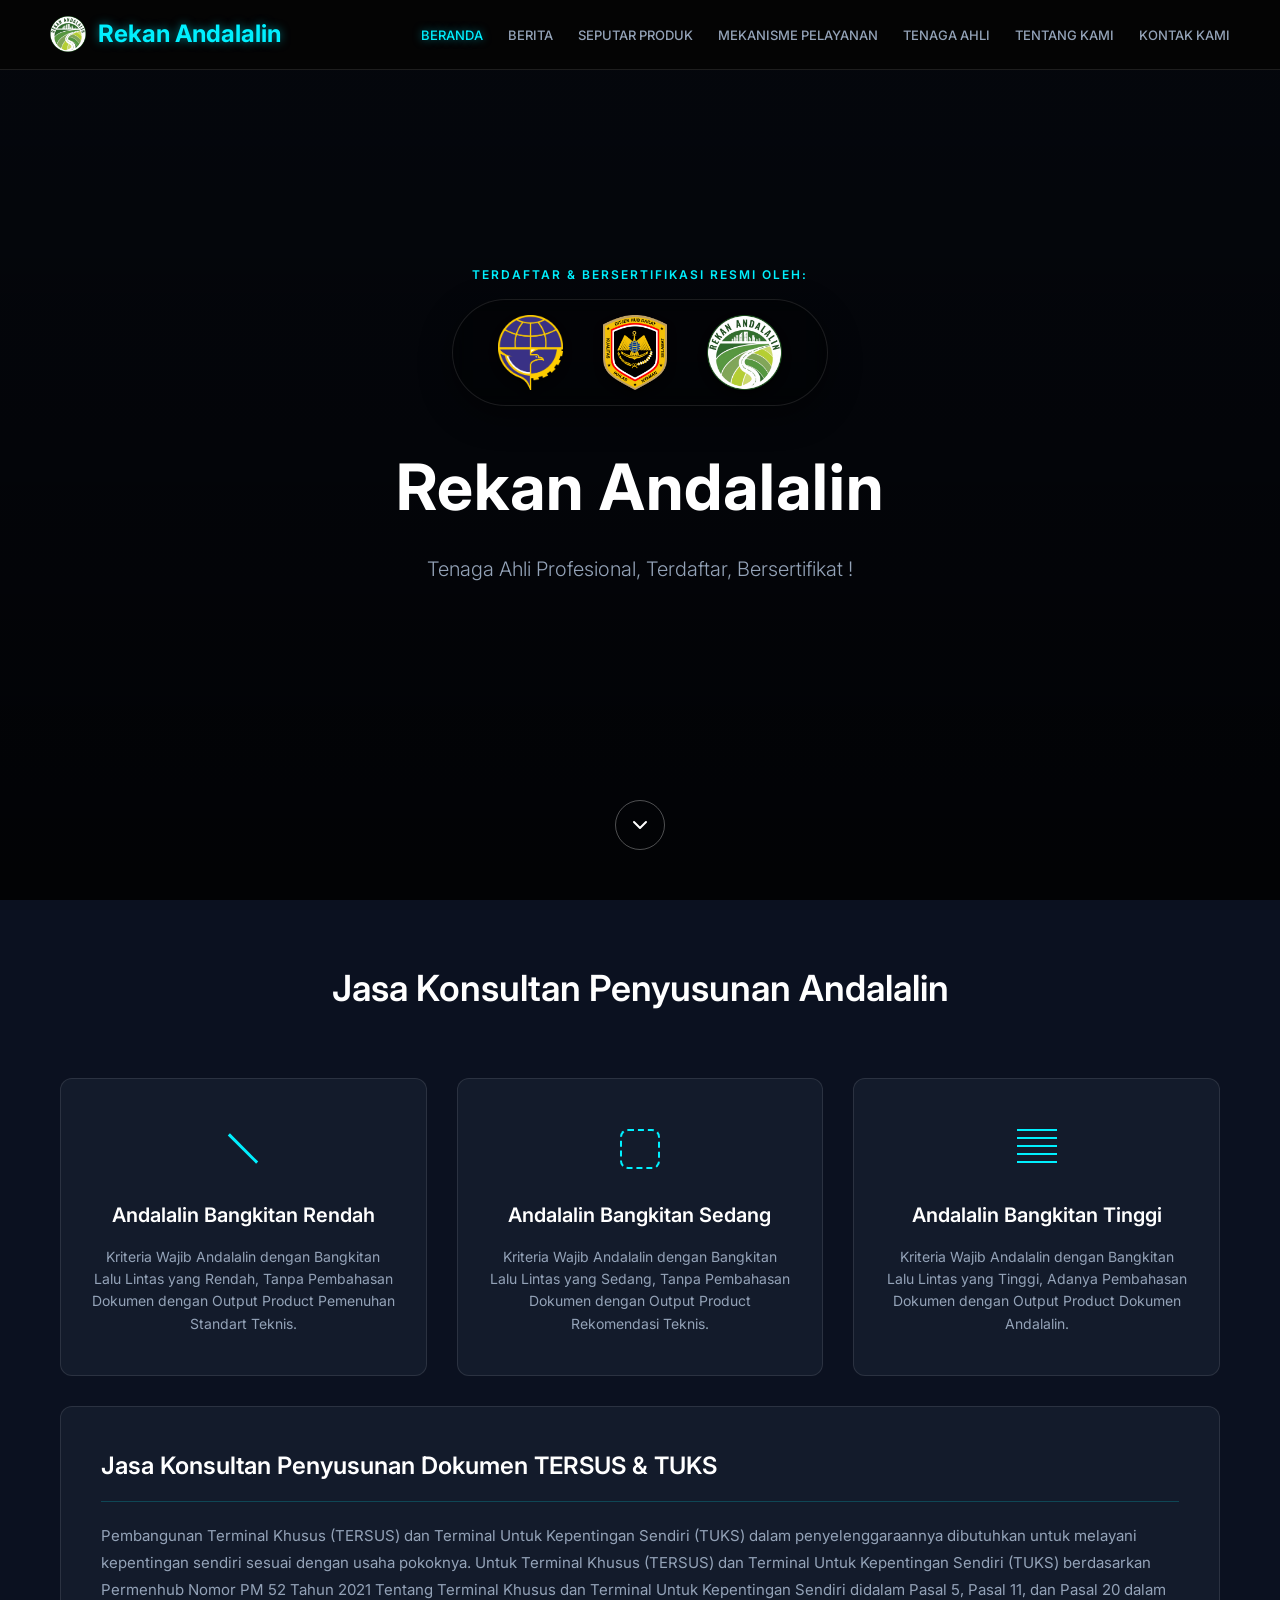
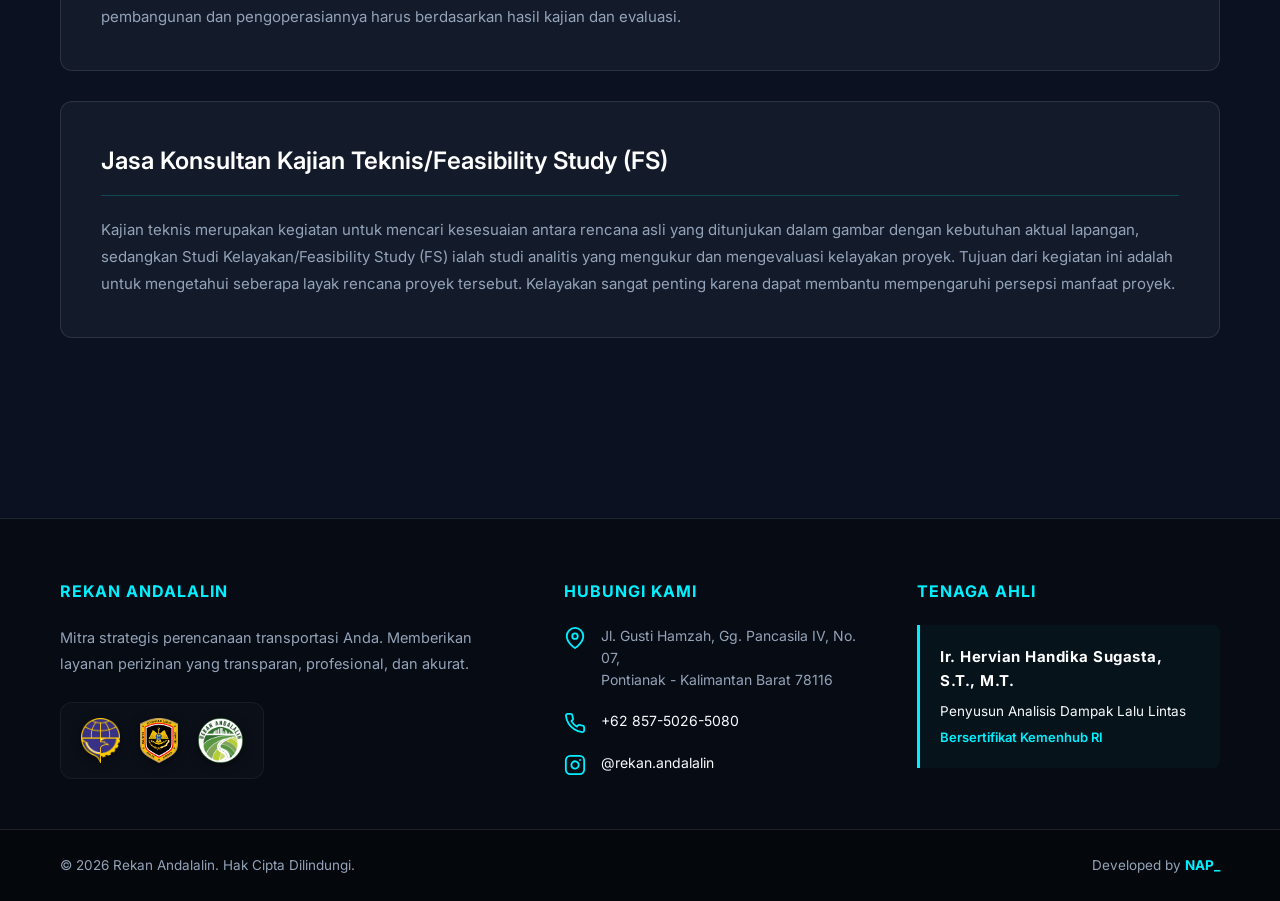
<file: index.html>
<!DOCTYPE html>
<html lang="id">
<head>
    <meta charset="UTF-8">
    <meta name="viewport" content="width=device-width, initial-scale=1.0">
    <title>Rekan Andalalin - Jasa Konsultan</title>
    <link rel="icon" type="image/png" href="logo.png">
    <link rel="stylesheet" href="style.css">
    <link href="https://fonts.googleapis.com/css2?family=Inter:wght@300;400;500;600;700&display=swap" rel="stylesheet">
</head>
<body>

    <nav class="navbar">
        <a href="/" class="logo-area" style="text-decoration: none;">
            <img src="logo.png" alt="Logo Rekan Andalalin" class="brand-logo">
            <h1 class="logo-text">Rekan Andalalin</h1>
        </a>
        
        <div class="hamburger" id="hamburger">
            <span></span>
            <span></span>
            <span></span>
        </div>

        <ul class="nav-links">
            <li><a href="/" class="nav-item active">BERANDA</a></li>
            <li><a href="/berita" class="nav-item">BERITA</a></li>
            <li><a href="/seputar-produk" class="nav-item">SEPUTAR PRODUK</a></li>
            <li><a href="/mekanisme-pelayanan" class="nav-item">MEKANISME PELAYANAN</a></li>
            <li><a href="/tenaga-ahli" class="nav-item">TENAGA AHLI</a></li>
            <li><a href="/tentang-kami" class="nav-item">TENTANG KAMI</a></li>
            <li><a href="/kontak-kami" class="nav-item">KONTAK KAMI</a></li>
        </ul>
    </nav>

    <header class="hero-section">
        <div class="hero-content">
            
            <div class="hero-certification">
                <p class="cert-text">Terdaftar & Bersertifikasi Resmi Oleh:</p>
                <div class="glass-pill">
                    <img src="logo-kemenhub.png" alt="Kementerian Perhubungan" class="glass-logo">
                    <img src="logo-ditjen.png" alt="Ditjen Hubdat" class="glass-logo">
                    <img src="logo.png" alt="Rekan Andalalin" class="glass-logo">
                </div>
            </div>

            <h2 class="hero-title">Rekan Andalalin</h2>
            <p class="hero-subtitle">Tenaga Ahli Profesional, Terdaftar, Bersertifikat !</p>
        </div>
        
        <a href="#layanan-utama" class="scroll-down">
            <svg width="24" height="24" viewBox="0 0 24 24" fill="none" stroke="currentColor" stroke-width="2" stroke-linecap="round" stroke-linejoin="round">
                <polyline points="6 9 12 15 18 9"></polyline>
            </svg>
        </a>
    </header>

    <main class="dashboard-container" id="layanan-utama">
        
        <section class="services-section">
            <h2 class="section-title">Jasa Konsultan Penyusunan Andalalin</h2>
            <div class="grid-3">
                
                <div class="cyber-card">
                    <div class="icon-wrapper">
                        <div class="icon-shape shape-rendah"></div>
                    </div>
                    <h3>Andalalin Bangkitan Rendah</h3>
                    <p>Kriteria Wajib Andalalin dengan Bangkitan Lalu Lintas yang Rendah, Tanpa Pembahasan Dokumen dengan Output Product Pemenuhan Standart Teknis.</p>
                </div>
                
                <div class="cyber-card">
                    <div class="icon-wrapper">
                        <div class="icon-shape shape-sedang"></div>
                    </div>
                    <h3>Andalalin Bangkitan Sedang</h3>
                    <p>Kriteria Wajib Andalalin dengan Bangkitan Lalu Lintas yang Sedang, Tanpa Pembahasan Dokumen dengan Output Product Rekomendasi Teknis.</p>
                </div>
                
                <div class="cyber-card">
                    <div class="icon-wrapper">
                        <div class="icon-shape shape-tinggi"></div>
                    </div>
                    <h3>Andalalin Bangkitan Tinggi</h3>
                    <p>Kriteria Wajib Andalalin dengan Bangkitan Lalu Lintas yang Tinggi, Adanya Pembahasan Dokumen dengan Output Product Dokumen Andalalin.</p>
                </div>

            </div>
        </section>

        <section class="extra-services">
            <div class="cyber-card-wide">
                <h3>Jasa Konsultan Penyusunan Dokumen TERSUS & TUKS</h3>
                <p>Pembangunan Terminal Khusus (TERSUS) dan Terminal Untuk Kepentingan Sendiri (TUKS) dalam penyelenggaraannya dibutuhkan untuk melayani kepentingan sendiri sesuai dengan usaha pokoknya. Untuk Terminal Khusus (TERSUS) dan Terminal Untuk Kepentingan Sendiri (TUKS) berdasarkan Permenhub Nomor PM 52 Tahun 2021 Tentang Terminal Khusus dan Terminal Untuk Kepentingan Sendiri didalam Pasal 5, Pasal 11, dan Pasal 20 dalam pembangunan dan pengoperasiannya harus berdasarkan hasil kajian dan evaluasi.</p>
            </div>

            <div class="cyber-card-wide">
                <h3>Jasa Konsultan Kajian Teknis/Feasibility Study (FS)</h3>
                <p>Kajian teknis merupakan kegiatan untuk mencari kesesuaian antara rencana asli yang ditunjukan dalam gambar dengan kebutuhan aktual lapangan, sedangkan Studi Kelayakan/Feasibility Study (FS) ialah studi analitis yang mengukur dan mengevaluasi kelayakan proyek. Tujuan dari kegiatan ini adalah untuk mengetahui seberapa layak rencana proyek tersebut. Kelayakan sangat penting karena dapat membantu mempengaruhi persepsi manfaat proyek.</p>
            </div>
        </section>
    </main>
<footer class="site-footer-rich">
            <div class="footer-container">
                <div class="footer-grid">
                    
                    <div class="footer-col">
                        <h3 class="footer-heading">Rekan Andalalin</h3>
                        <p class="footer-text">Mitra strategis perencanaan transportasi Anda. Memberikan layanan perizinan yang transparan, profesional, dan akurat.</p>
                        <div class="footer-logos">
                            <img src="logo-kemenhub.png" alt="Kementerian Perhubungan" title="Kementerian Perhubungan">
                            <img src="logo-ditjen.png" alt="Ditjen Hubdat" title="Direktorat Jenderal Perhubungan Darat">
                            <img src="logo.png" alt="Rekan Andalalin" title="Rekan Andalalin">
                        </div>
                    </div>

                    <div class="footer-col">
                        <h3 class="footer-heading">Hubungi Kami</h3>
                        <ul class="footer-contact">
                            <li>
                                <svg viewBox="0 0 24 24" fill="none" stroke="currentColor" stroke-width="2" stroke-linecap="round" stroke-linejoin="round"><path d="M21 10c0 7-9 13-9 13s-9-6-9-13a9 9 0 0 1 18 0z"></path><circle cx="12" cy="10" r="3"></circle></svg>
                                <span>Jl. Gusti Hamzah, Gg. Pancasila IV, No. 07,<br>Pontianak - Kalimantan Barat 78116</span>
                            </li>
                            <li>
                                <svg viewBox="0 0 24 24" fill="none" stroke="currentColor" stroke-width="2" stroke-linecap="round" stroke-linejoin="round"><path d="M22 16.92v3a2 2 0 0 1-2.18 2 19.79 19.79 0 0 1-8.63-3.07 19.5 19.5 0 0 1-6-6 19.79 19.79 0 0 1-3.07-8.67A2 2 0 0 1 4.11 2h3a2 2 0 0 1 2 1.72 12.84 12.84 0 0 0 .7 2.81 2 2 0 0 1-.45 2.11L8.09 9.91a16 16 0 0 0 6 6l1.27-1.27a2 2 0 0 1 2.11-.45 12.84 12.84 0 0 0 2.81.7A2 2 0 0 1 22 16.92z"></path></svg>
                                <a href="https://wa.me/6285750265080" target="_blank">+62 857-5026-5080</a>
                            </li>
                            <li>
                                <svg viewBox="0 0 24 24" fill="none" stroke="currentColor" stroke-width="2" stroke-linecap="round" stroke-linejoin="round"><rect x="2" y="2" width="20" height="20" rx="5" ry="5"></rect><path d="M16 11.37A4 4 0 1 1 12.63 8 4 4 0 0 1 16 11.37z"></path><line x1="17.5" y1="6.5" x2="17.51" y2="6.5"></line></svg>
                                <a href="https://instagram.com/rekan.andalalin" target="_blank">@rekan.andalalin</a>
                            </li>
                        </ul>
                    </div>

                    <div class="footer-col">
                        <h3 class="footer-heading">Tenaga Ahli</h3>
                        <div class="expert-info">
                            <p class="expert-name">Ir. Hervian Handika Sugasta, S.T., M.T.</p>
                            <p class="expert-title">Penyusun Analisis Dampak Lalu Lintas</p>
                            <p class="expert-cert">Bersertifikat Kemenhub RI</p>
                        </div>
                    </div>

                </div>
            </div>
            
            <div class="footer-bottom">
                <div class="footer-bottom-content">
                    <p>&copy; 2026 Rekan Andalalin. Hak Cipta Dilindungi.</p>
                    <p>Developed by <a href="#" id="smart-email" title="Kirim Email ke NAP">NAP_</a></p>
                </div>
            </div>
        </footer>
    <script>
        const hamburger = document.getElementById("hamburger");
        const navMenu = document.querySelector(".nav-links");

        hamburger.addEventListener("click", () => {
            navMenu.classList.toggle("show");
        });

        document.querySelectorAll(".nav-links a").forEach(link => {
            link.addEventListener("click", () => {
                navMenu.classList.remove("show");
            });
        });

        const emailLink = document.getElementById("smart-email");
        const emailAddress = "nopiadintya24@gmail.com";
        const isMobile = /Android|webOS|iPhone|iPad|iPod|BlackBerry|IEMobile|Opera Mini/i.test(navigator.userAgent);

        if (isMobile) {
            emailLink.href = "mailto:" + emailAddress;
        } else {
            emailLink.href = "https://mail.google.com/mail/?view=cm&fs=1&to=" + emailAddress;
            emailLink.target = "_blank";
        }
    </script>
</body>
</html>
</file>
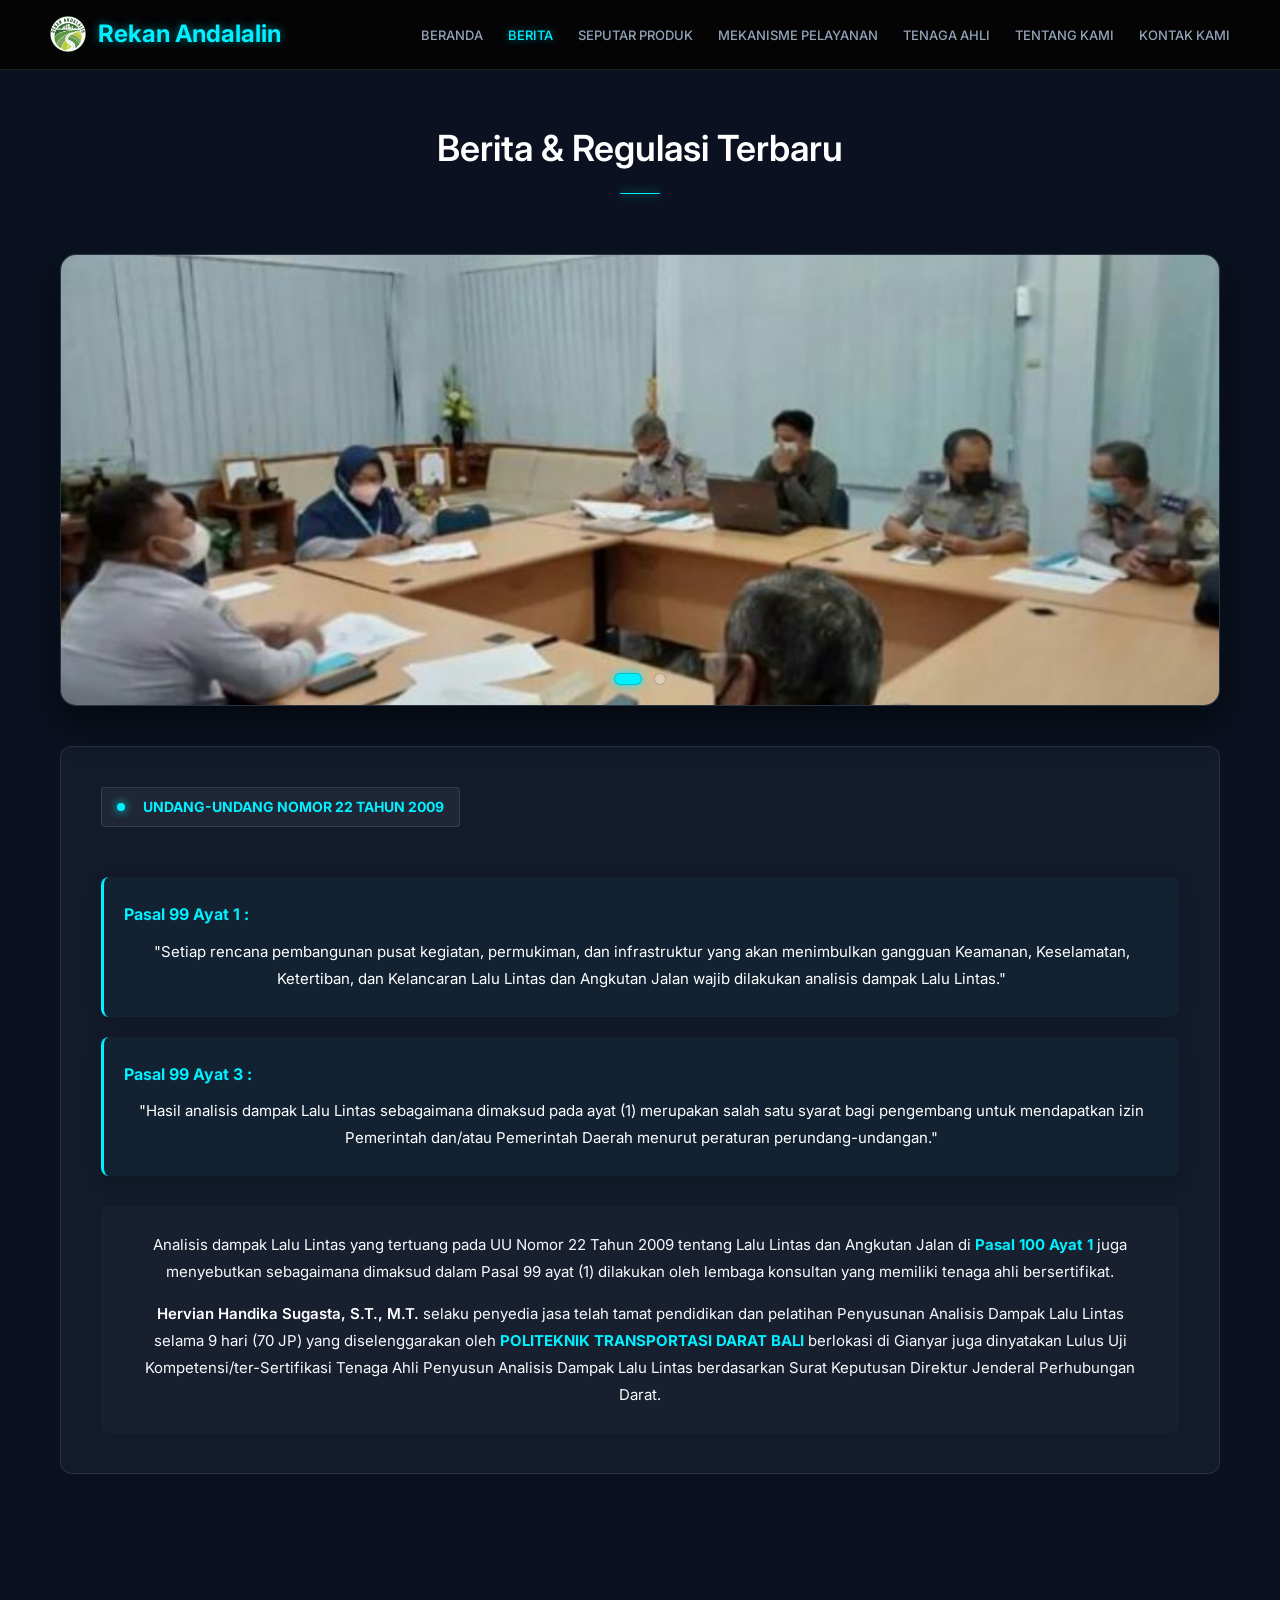
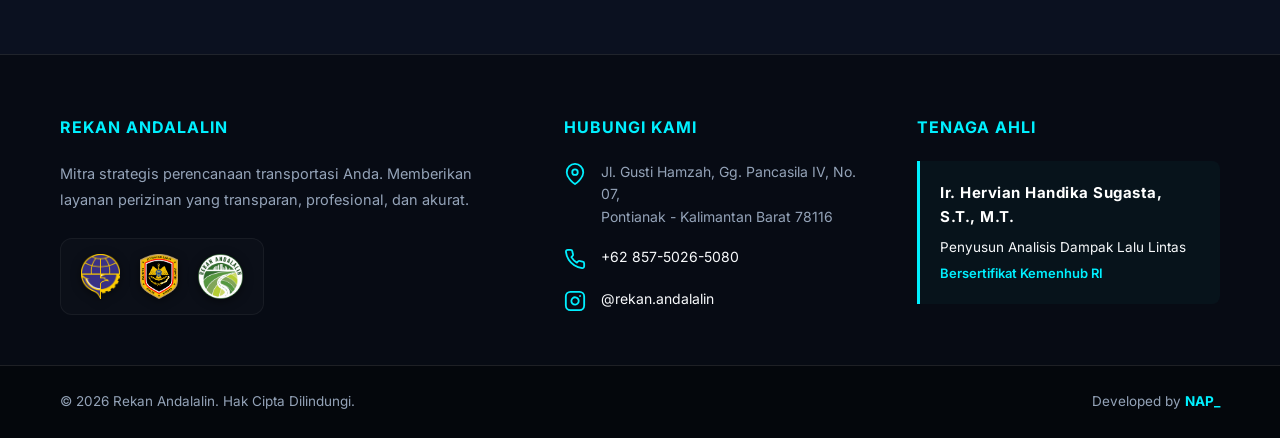
<file: berita.html>
<!DOCTYPE html>
<html lang="id">
<head>
    <meta charset="UTF-8">
    <meta name="viewport" content="width=device-width, initial-scale=1.0">
    <title>Berita & Regulasi - Rekan Andalalin</title>
    <link rel="icon" type="image/png" href="logo.png">
    <link rel="stylesheet" href="style.css">
    <link href="https://fonts.googleapis.com/css2?family=Inter:wght@300;400;500;600;700&display=swap" rel="stylesheet">
</head>
<body>

    <nav class="navbar">
        <a href="index.html" class="logo-area" style="text-decoration: none;">
            <img src="logo.png" alt="Logo Rekan Andalalin" class="brand-logo">
            <h1 class="logo-text">Rekan Andalalin</h1>
        </a>
        
        <div class="hamburger" id="hamburger">
            <span></span>
            <span></span>
            <span></span>
        </div>

        <ul class="nav-links">
            <li><a href="/" class="nav-item">BERANDA</a></li>
            <li><a href="/berita" class="nav-item active">BERITA</a></li>
            <li><a href="/seputar-produk" class="nav-item">SEPUTAR PRODUK</a></li>
            <li><a href="/mekanisme-pelayanan" class="nav-item">MEKANISME PELAYANAN</a></li>
            <li><a href="/tenaga-ahli" class="nav-item">TENAGA AHLI</a></li>
            <li><a href="/tentang-kami" class="nav-item">TENTANG KAMI</a></li>
            <li><a href="/kontak-kami" class="nav-item">KONTAK KAMI</a></li>
        </ul>
    </nav>

    <main class="dashboard-container" style="padding-top: 120px;">
        
        <div style="text-align: center; margin-bottom: 60px;">
            <h2 class="section-title" style="margin-bottom: 15px;">Berita & Regulasi Terbaru</h2>
            <div style="width: 40px; height: 1px; background-color: var(--neon-cyan); margin: 0 auto 20px auto; border-radius: 2px; box-shadow: 0 0 10px var(--neon-cyan);"></div>
        </div>

        <div class="carousel-container">
            <div class="carousel-wrapper">
                <div class="carousel-item active">
                    <img src="berita-cont-1.png" alt="Dokumentasi Kegiatan Andalalin 1">
                </div>
                <div class="carousel-item">
                    <img src="berita-cont-2.png" alt="Dokumentasi Kegiatan Andalalin 2">
                </div>
            </div>
            
            <div class="carousel-indicators">
                <span class="indicator active" onclick="jumpToSlide(0)"></span>
                <span class="indicator" onclick="jumpToSlide(1)"></span>
            </div>
        </div>

        <div class="extra-services">
            <div class="cyber-card-wide text-left">
                <div class="sub2-badge">
                    <span class="pulse-dot"></span> UNDANG-UNDANG NOMOR 22 TAHUN 2009
                </div>
                
                <div style="background: rgba(0, 240, 255, 0.03); border-left: 3px solid var(--neon-cyan); border-radius: 8px; padding: 25px 20px; margin-bottom: 20px; margin-top: 25px; box-shadow: 0 5px 15px rgba(0,0,0,0.2);">
                    <strong style="color: var(--neon-cyan); font-size: 16px; font-weight: 700; display: block; margin-bottom: 10px;">Pasal 99 Ayat 1 :</strong>
                    <p style="color: #fff; font-size: 15px; line-height: 1.8; margin: 0; text-align: center;">
                        "Setiap rencana pembangunan pusat kegiatan, permukiman, dan infrastruktur yang akan menimbulkan gangguan Keamanan, Keselamatan, Ketertiban, dan Kelancaran Lalu Lintas dan Angkutan Jalan wajib dilakukan analisis dampak Lalu Lintas."
                    </p>
                </div>

                <div style="background: rgba(0, 240, 255, 0.03); border-left: 3px solid var(--neon-cyan); border-radius: 8px; padding: 25px 20px; margin-bottom: 30px; box-shadow: 0 5px 15px rgba(0,0,0,0.2);">
                    <strong style="color: var(--neon-cyan); font-size: 16px; font-weight: 700; display: block; margin-bottom: 10px;">Pasal 99 Ayat 3 :</strong>
                    <p style="color: #fff; font-size: 15px; line-height: 1.8; margin: 0; text-align: center;">
                        "Hasil analisis dampak Lalu Lintas sebagaimana dimaksud pada ayat (1) merupakan salah satu syarat bagi pengembang untuk mendapatkan izin Pemerintah dan/atau Pemerintah Daerah menurut peraturan perundang-undangan."
                    </p>
                </div>

                <div style="background: rgba(255, 255, 255, 0.02); border-radius: 8px; padding: 25px 30px; margin-top: 20px; box-shadow: inset 0 0 20px rgba(0, 240, 255, 0.02);">
                    <p style="color: var(--text-light); line-height: 1.8; font-size: 15px; text-align: center; margin: 0 0 15px 0;">
                        Analisis dampak Lalu Lintas yang tertuang pada UU Nomor 22 Tahun 2009 tentang Lalu Lintas dan Angkutan Jalan di <strong style="color: var(--neon-cyan);">Pasal 100 Ayat 1</strong> juga menyebutkan sebagaimana dimaksud dalam Pasal 99 ayat (1) dilakukan oleh lembaga konsultan yang memiliki tenaga ahli bersertifikat. 
                    </p>
                    
                    <p style="color: var(--text-light); line-height: 1.8; font-size: 15px; text-align: center; margin: 0;">
                        <strong style="color: #fff; font-weight: 600;">Hervian Handika Sugasta, S.T., M.T.</strong> selaku penyedia jasa telah tamat pendidikan dan pelatihan Penyusunan Analisis Dampak Lalu Lintas selama 9 hari (70 JP) yang diselenggarakan oleh <strong style="color: var(--neon-cyan);">POLITEKNIK TRANSPORTASI DARAT BALI</strong> berlokasi di Gianyar juga dinyatakan Lulus Uji Kompetensi/ter-Sertifikasi Tenaga Ahli Penyusun Analisis Dampak Lalu Lintas berdasarkan Surat Keputusan Direktur Jenderal Perhubungan Darat.
                    </p>
                </div>

            </div>
        </div>
    </main>
<footer class="site-footer-rich">
            <div class="footer-container">
                <div class="footer-grid">
                    
                    <div class="footer-col">
                        <h3 class="footer-heading">Rekan Andalalin</h3>
                        <p class="footer-text">Mitra strategis perencanaan transportasi Anda. Memberikan layanan perizinan yang transparan, profesional, dan akurat.</p>
                        <div class="footer-logos">
                            <img src="logo-kemenhub.png" alt="Kementerian Perhubungan" title="Kementerian Perhubungan">
                            <img src="logo-ditjen.png" alt="Ditjen Hubdat" title="Direktorat Jenderal Perhubungan Darat">
                            <img src="logo.png" alt="Rekan Andalalin" title="Rekan Andalalin">
                        </div>
                    </div>

                    <div class="footer-col">
                        <h3 class="footer-heading">Hubungi Kami</h3>
                        <ul class="footer-contact">
                            <li>
                                <svg viewBox="0 0 24 24" fill="none" stroke="currentColor" stroke-width="2" stroke-linecap="round" stroke-linejoin="round"><path d="M21 10c0 7-9 13-9 13s-9-6-9-13a9 9 0 0 1 18 0z"></path><circle cx="12" cy="10" r="3"></circle></svg>
                                <span>Jl. Gusti Hamzah, Gg. Pancasila IV, No. 07,<br>Pontianak - Kalimantan Barat 78116</span>
                            </li>
                            <li>
                                <svg viewBox="0 0 24 24" fill="none" stroke="currentColor" stroke-width="2" stroke-linecap="round" stroke-linejoin="round"><path d="M22 16.92v3a2 2 0 0 1-2.18 2 19.79 19.79 0 0 1-8.63-3.07 19.5 19.5 0 0 1-6-6 19.79 19.79 0 0 1-3.07-8.67A2 2 0 0 1 4.11 2h3a2 2 0 0 1 2 1.72 12.84 12.84 0 0 0 .7 2.81 2 2 0 0 1-.45 2.11L8.09 9.91a16 16 0 0 0 6 6l1.27-1.27a2 2 0 0 1 2.11-.45 12.84 12.84 0 0 0 2.81.7A2 2 0 0 1 22 16.92z"></path></svg>
                                <a href="https://wa.me/6285750265080" target="_blank">+62 857-5026-5080</a>
                            </li>
                            <li>
                                <svg viewBox="0 0 24 24" fill="none" stroke="currentColor" stroke-width="2" stroke-linecap="round" stroke-linejoin="round"><rect x="2" y="2" width="20" height="20" rx="5" ry="5"></rect><path d="M16 11.37A4 4 0 1 1 12.63 8 4 4 0 0 1 16 11.37z"></path><line x1="17.5" y1="6.5" x2="17.51" y2="6.5"></line></svg>
                                <a href="https://instagram.com/rekan.andalalin" target="_blank">@rekan.andalalin</a>
                            </li>
                        </ul>
                    </div>

                    <div class="footer-col">
                        <h3 class="footer-heading">Tenaga Ahli</h3>
                        <div class="expert-info">
                            <p class="expert-name">Ir. Hervian Handika Sugasta, S.T., M.T.</p>
                            <p class="expert-title">Penyusun Analisis Dampak Lalu Lintas</p>
                            <p class="expert-cert">Bersertifikat Kemenhub RI</p>
                        </div>
                    </div>

                </div>
            </div>
            
            <div class="footer-bottom">
                <div class="footer-bottom-content">
                    <p>&copy; 2026 Rekan Andalalin. Hak Cipta Dilindungi.</p>
                    <p>Developed by <a href="#" id="smart-email" title="Kirim Email ke NAP">NAP_</a></p>
                </div>
            </div>
        </footer>
    <script>
        // 1. Script Hamburger Menu Responsif
        const hamburger = document.getElementById("hamburger");
        const navMenu = document.querySelector(".nav-links");

        hamburger.addEventListener("click", () => {
            navMenu.classList.toggle("show");
        });

        // 2. Logic Mekanisme Carousel Otomatis 10 Detik
        let currentSlideIndex = 0;
        const slides = document.querySelectorAll('.carousel-item');
        const indicators = document.querySelectorAll('.indicator');
        const slideIntervalTime = 3000; 
        let slideTimer;

        function showSlide(index) {
            if (slides.length === 0) return;

            if (index >= slides.length) currentSlideIndex = 0;
            if (index < 0) currentSlideIndex = slides.length - 1;

            slides.forEach(slide => slide.classList.remove('active'));
            indicators.forEach(ind => ind.classList.remove('active'));

            slides[currentSlideIndex].classList.add('active');
            indicators[currentSlideIndex].classList.add('active');
        }

        function nextSlide() {
            currentSlideIndex++;
            showSlide(currentSlideIndex);
        }

        function jumpToSlide(index) {
            currentSlideIndex = index;
            showSlide(currentSlideIndex);
            resetTimer(); 
        }

        function startTimer() {
            slideTimer = setInterval(nextSlide, slideIntervalTime);
        }

        function resetTimer() {
            clearInterval(slideTimer);
            startTimer();
        }

        if (slides.length > 0) {
            startTimer();
        }

        // 3. Script Smart Email Link Footer
        const emailLink = document.getElementById("smart-email");
        const emailAddress = "nopiadintya24@gmail.com";
        const isMobile = /Android|webOS|iPhone|iPad|iPod|BlackBerry|IEMobile|Opera Mini/i.test(navigator.userAgent);

        if (isMobile) {
            emailLink.href = "mailto:" + emailAddress;
        } else {
            emailLink.href = "https://mail.google.com/mail/?view=cm&fs=1&to=" + emailAddress;
            emailLink.target = "_blank";
        }
    </script>
</body>
</html>
</file>
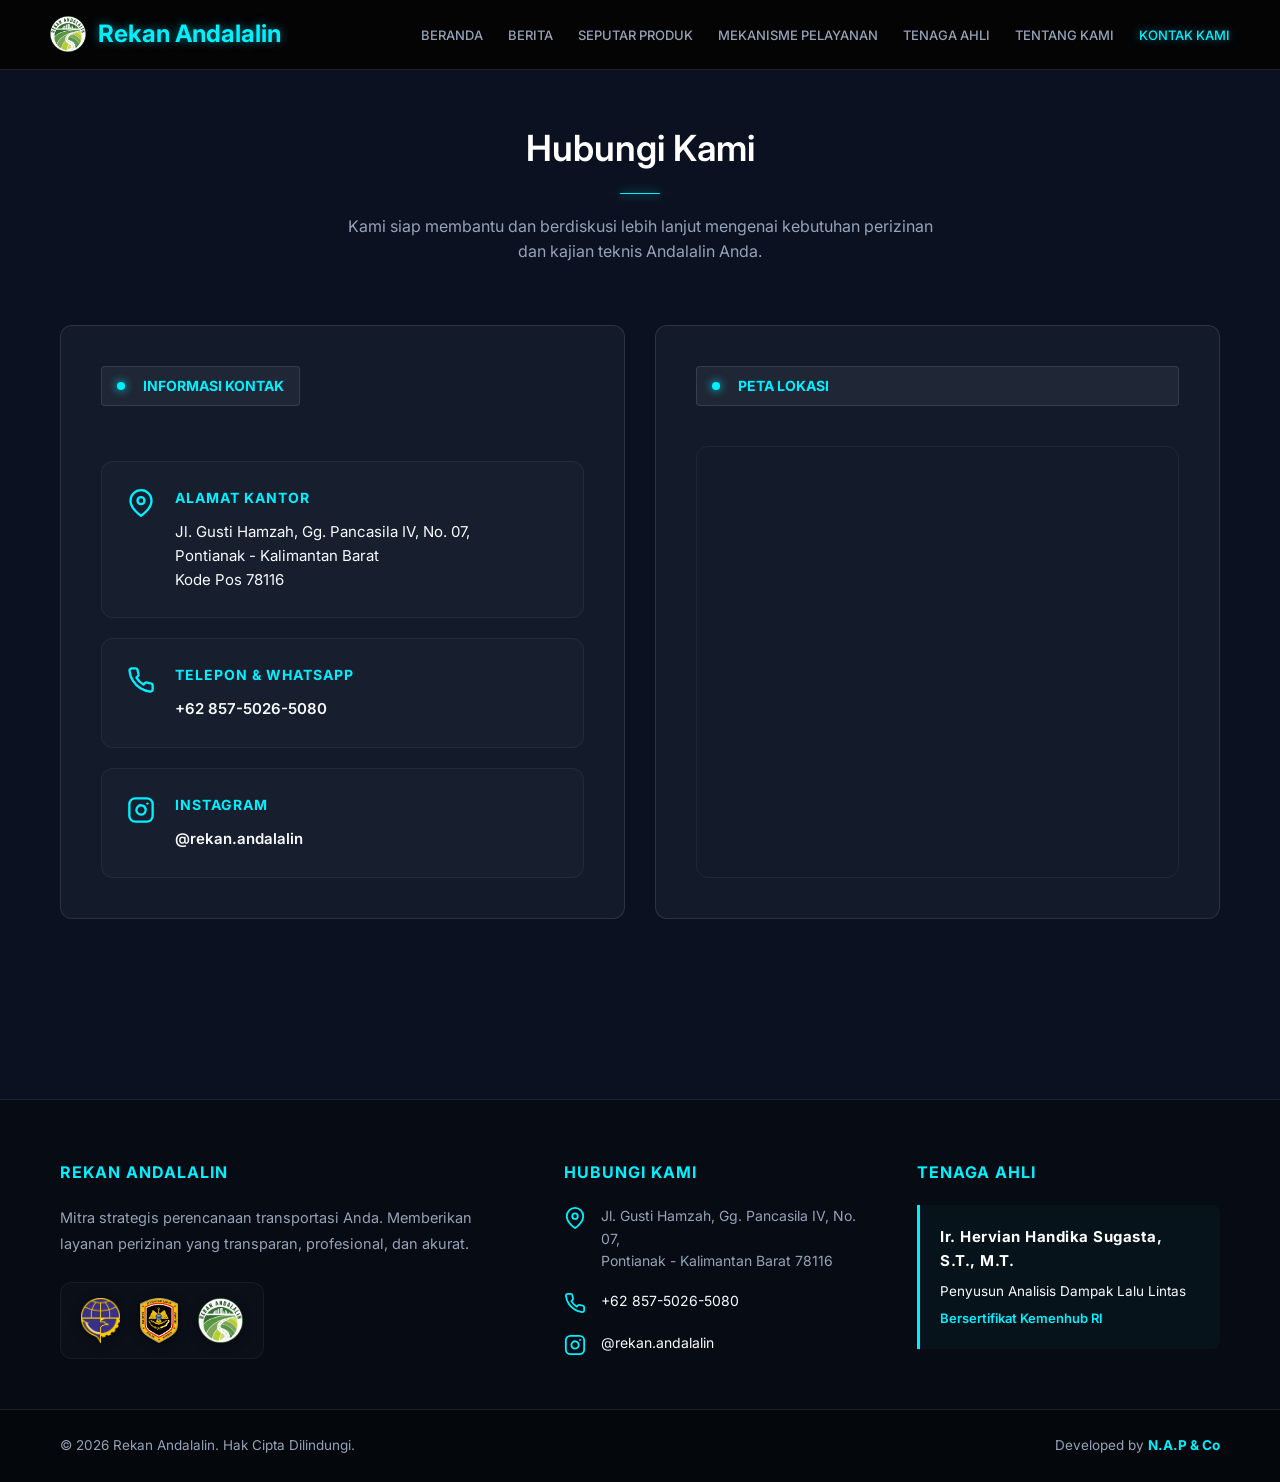
<file: kontak-kami.html>
<!DOCTYPE html>
<html lang="id">
<head>
    <meta charset="UTF-8">
    <meta name="viewport" content="width=device-width, initial-scale=1.0">
    <title>Kontak Kami - Rekan Andalalin</title>
    <link rel="icon" type="image/png" href="logo.png">
    <link rel="stylesheet" href="style.css">
    <link href="https://fonts.googleapis.com/css2?family=Inter:wght@300;400;500;600;700&display=swap" rel="stylesheet">
</head>
<body>

    <nav class="navbar">
        <a href="index.html" class="logo-area" style="text-decoration: none; cursor: pointer;">
            <img src="logo.png" alt="Logo Rekan Andalalin" class="brand-logo">
            <h1 class="logo-text">Rekan Andalalin</h1>
        </a>
        
        <div class="hamburger" id="hamburger">
            <span></span>
            <span></span>
            <span></span>
        </div>

        <ul class="nav-links">
            <li><a href="/" class="nav-item">BERANDA</a></li>
            <li><a href="/berita" class="nav-item">BERITA</a></li>
            <li><a href="/seputar-produk" class="nav-item">SEPUTAR PRODUK</a></li>
            <li><a href="/mekanisme-pelayanan" class="nav-item">MEKANISME PELAYANAN</a></li>
            <li><a href="/tenaga-ahli" class="nav-item">TENAGA AHLI</a></li>
            <li><a href="/tentang-kami" class="nav-item">TENTANG KAMI</a></li>
            <li><a href="/kontak-kami" class="nav-item active">KONTAK KAMI</a></li>
        </ul>
    </nav>

    <main class="dashboard-container" style="padding-top: 120px;">
        
        <div style="text-align: center; margin-bottom: 60px;">
            <h2 class="section-title" style="margin-bottom: 15px;">Hubungi Kami</h2>
            <div style="width: 40px; height: 1px; background-color: var(--neon-cyan); margin: 0 auto 20px auto; border-radius: 2px; box-shadow: 0 0 10px var(--neon-cyan);"></div>
            <p style="color: var(--text-muted); font-size: 16px; max-width: 600px; margin: 0 auto;">Kami siap membantu dan berdiskusi lebih lanjut mengenai kebutuhan perizinan dan kajian teknis Andalalin Anda.</p>
        </div>

        <div class="grid-half">
            
            <div class="cyber-card-wide text-left">
                <div class="sub2-badge">
                    <span class="pulse-dot"></span> INFORMASI KONTAK
                </div>

                <div style="margin-top: 30px;">
                    
                    <div class="contact-item">
                        <div class="contact-icon">
                            <svg viewBox="0 0 24 24" fill="none" stroke="currentColor" stroke-width="2" stroke-linecap="round" stroke-linejoin="round">
                                <path d="M21 10c0 7-9 13-9 13s-9-6-9-13a9 9 0 0 1 18 0z"></path>
                                <circle cx="12" cy="10" r="3"></circle>
                            </svg>
                        </div>
                        <div class="contact-details">
                            <h4>ALAMAT KANTOR</h4>
                            <p>Jl. Gusti Hamzah, Gg. Pancasila IV, No. 07,<br>
                               Pontianak - Kalimantan Barat<br>
                               Kode Pos 78116</p>
                        </div>
                    </div>
                    
                    <div class="contact-item">
                        <div class="contact-icon">
                            <svg viewBox="0 0 24 24" fill="none" stroke="currentColor" stroke-width="2" stroke-linecap="round" stroke-linejoin="round">
                                <path d="M22 16.92v3a2 2 0 0 1-2.18 2 19.79 19.79 0 0 1-8.63-3.07 19.5 19.5 0 0 1-6-6 19.79 19.79 0 0 1-3.07-8.67A2 2 0 0 1 4.11 2h3a2 2 0 0 1 2 1.72 12.84 12.84 0 0 0 .7 2.81 2 2 0 0 1-.45 2.11L8.09 9.91a16 16 0 0 0 6 6l1.27-1.27a2 2 0 0 1 2.11-.45 12.84 12.84 0 0 0 2.81.7A2 2 0 0 1 22 16.92z"></path>
                            </svg>
                        </div>
                        <div class="contact-details">
                            <h4>TELEPON & WHATSAPP</h4>
                            <a href="https://wa.me/6285750265080" target="_blank" style="color: var(--text-light); text-decoration: none; font-size: 15px; font-weight: 600; display: inline-block; transition: 0.3s;" onmouseover="this.style.color='var(--neon-cyan)'" onmouseout="this.style.color='var(--text-light)'">
                                +62 857-5026-5080
                            </a>
                        </div>
                    </div>

                    <div class="contact-item">
                        <div class="contact-icon">
                            <svg viewBox="0 0 24 24" fill="none" stroke="currentColor" stroke-width="2" stroke-linecap="round" stroke-linejoin="round">
                                <rect x="2" y="2" width="20" height="20" rx="5" ry="5"></rect>
                                <path d="M16 11.37A4 4 0 1 1 12.63 8 4 4 0 0 1 16 11.37z"></path>
                                <line x1="17.5" y1="6.5" x2="17.51" y2="6.5"></line>
                            </svg>
                        </div>
                        <div class="contact-details">
                            <h4>INSTAGRAM</h4>
                            <a href="https://instagram.com/rekan.andalalin" target="_blank" style="color: var(--text-light); text-decoration: none; font-size: 15px; font-weight: 600; display: inline-block; transition: 0.3s;" onmouseover="this.style.color='var(--neon-cyan)'" onmouseout="this.style.color='var(--text-light)'">
                                @rekan.andalalin
                            </a>
                        </div>
                    </div>

                </div>
            </div>

            <div class="cyber-card-wide text-left" style="display: flex; flex-direction: column;">
                <div class="sub2-badge">
                    <span class="pulse-dot"></span> PETA LOKASI
                </div>
                
                <div style="flex: 1; min-height: 350px; margin-top: 15px; border-radius: 12px; overflow: hidden; border: 1px solid rgba(255,255,255,0.05); position: relative;">
                    <iframe 
    src="https://maps.google.com/maps?q=X8C9%2B2VW%2C%20Sungai%20Bangkong%2C%20Pontianak%20Kota%2C%20Pontianak%2C%20West%20Kalimantan%2078244&t=&z=16&ie=UTF8&iwloc=&output=embed" 
    width="100%" 
    height="100%" 
    style="border:0; position: absolute; top: 0; left: 0; filter: invert(90%) hue-rotate(180deg) brightness(85%) contrast(85%);" 
    allowfullscreen="" 
    loading="lazy">
</iframe>
                </div>
            </div>
        </div>
    </main>
<footer class="site-footer-rich">
            <div class="footer-container">
                <div class="footer-grid">
                    
                    <div class="footer-col">
                        <h3 class="footer-heading">Rekan Andalalin</h3>
                        <p class="footer-text">Mitra strategis perencanaan transportasi Anda. Memberikan layanan perizinan yang transparan, profesional, dan akurat.</p>
                        <div class="footer-logos">
                            <img src="logo-kemenhub.png" alt="Kementerian Perhubungan" title="Kementerian Perhubungan">
                            <img src="logo-ditjen.png" alt="Ditjen Hubdat" title="Direktorat Jenderal Perhubungan Darat">
                            <img src="logo.png" alt="Rekan Andalalin" title="Rekan Andalalin">
                        </div>
                    </div>

                    <div class="footer-col">
                        <h3 class="footer-heading">Hubungi Kami</h3>
                        <ul class="footer-contact">
                            <li>
                                <svg viewBox="0 0 24 24" fill="none" stroke="currentColor" stroke-width="2" stroke-linecap="round" stroke-linejoin="round"><path d="M21 10c0 7-9 13-9 13s-9-6-9-13a9 9 0 0 1 18 0z"></path><circle cx="12" cy="10" r="3"></circle></svg>
                                <span>Jl. Gusti Hamzah, Gg. Pancasila IV, No. 07,<br>Pontianak - Kalimantan Barat 78116</span>
                            </li>
                            <li>
                                <svg viewBox="0 0 24 24" fill="none" stroke="currentColor" stroke-width="2" stroke-linecap="round" stroke-linejoin="round"><path d="M22 16.92v3a2 2 0 0 1-2.18 2 19.79 19.79 0 0 1-8.63-3.07 19.5 19.5 0 0 1-6-6 19.79 19.79 0 0 1-3.07-8.67A2 2 0 0 1 4.11 2h3a2 2 0 0 1 2 1.72 12.84 12.84 0 0 0 .7 2.81 2 2 0 0 1-.45 2.11L8.09 9.91a16 16 0 0 0 6 6l1.27-1.27a2 2 0 0 1 2.11-.45 12.84 12.84 0 0 0 2.81.7A2 2 0 0 1 22 16.92z"></path></svg>
                                <a href="https://wa.me/6285750265080" target="_blank">+62 857-5026-5080</a>
                            </li>
                            <li>
                                <svg viewBox="0 0 24 24" fill="none" stroke="currentColor" stroke-width="2" stroke-linecap="round" stroke-linejoin="round"><rect x="2" y="2" width="20" height="20" rx="5" ry="5"></rect><path d="M16 11.37A4 4 0 1 1 12.63 8 4 4 0 0 1 16 11.37z"></path><line x1="17.5" y1="6.5" x2="17.51" y2="6.5"></line></svg>
                                <a href="https://instagram.com/rekan.andalalin" target="_blank">@rekan.andalalin</a>
                            </li>
                        </ul>
                    </div>

                    <div class="footer-col">
                        <h3 class="footer-heading">Tenaga Ahli</h3>
                        <div class="expert-info">
                            <p class="expert-name">Ir. Hervian Handika Sugasta, S.T., M.T.</p>
                            <p class="expert-title">Penyusun Analisis Dampak Lalu Lintas</p>
                            <p class="expert-cert">Bersertifikat Kemenhub RI</p>
                        </div>
                    </div>

                </div>
            </div>
            
            <div class="footer-bottom">
                <div class="footer-bottom-content">
                    <p>&copy; 2026 Rekan Andalalin. Hak Cipta Dilindungi.</p>
                    <p>Developed by <a href="#" id="smart-email" title="Kirim Email ke NAP">N.A.P & Co</a></p>
                </div>
            </div>
        </footer>
    <script>
        // 1. Script Hamburger Menu
        const hamburger = document.getElementById("hamburger");
        const navMenu = document.querySelector(".nav-links");

        hamburger.addEventListener("click", () => {
            navMenu.classList.toggle("show");
        });

        document.querySelectorAll(".nav-links a").forEach(link => {
            link.addEventListener("click", () => {
                navMenu.classList.remove("show");
            });
        });

        // 2. Script Smart Email Link (Deteksi HP vs PC)
        const emailLink = document.getElementById("smart-email");
        const emailAddress = "nopiadintya24@gmail.com";
        const isMobile = /Android|webOS|iPhone|iPad|iPod|BlackBerry|IEMobile|Opera Mini/i.test(navigator.userAgent);

        if (isMobile) {
            emailLink.href = "mailto:" + emailAddress;
        } else {
            emailLink.href = "https://mail.google.com/mail/?view=cm&fs=1&to=" + emailAddress;
            emailLink.target = "_blank";
        }
    </script>
</body>
</html>
</file>
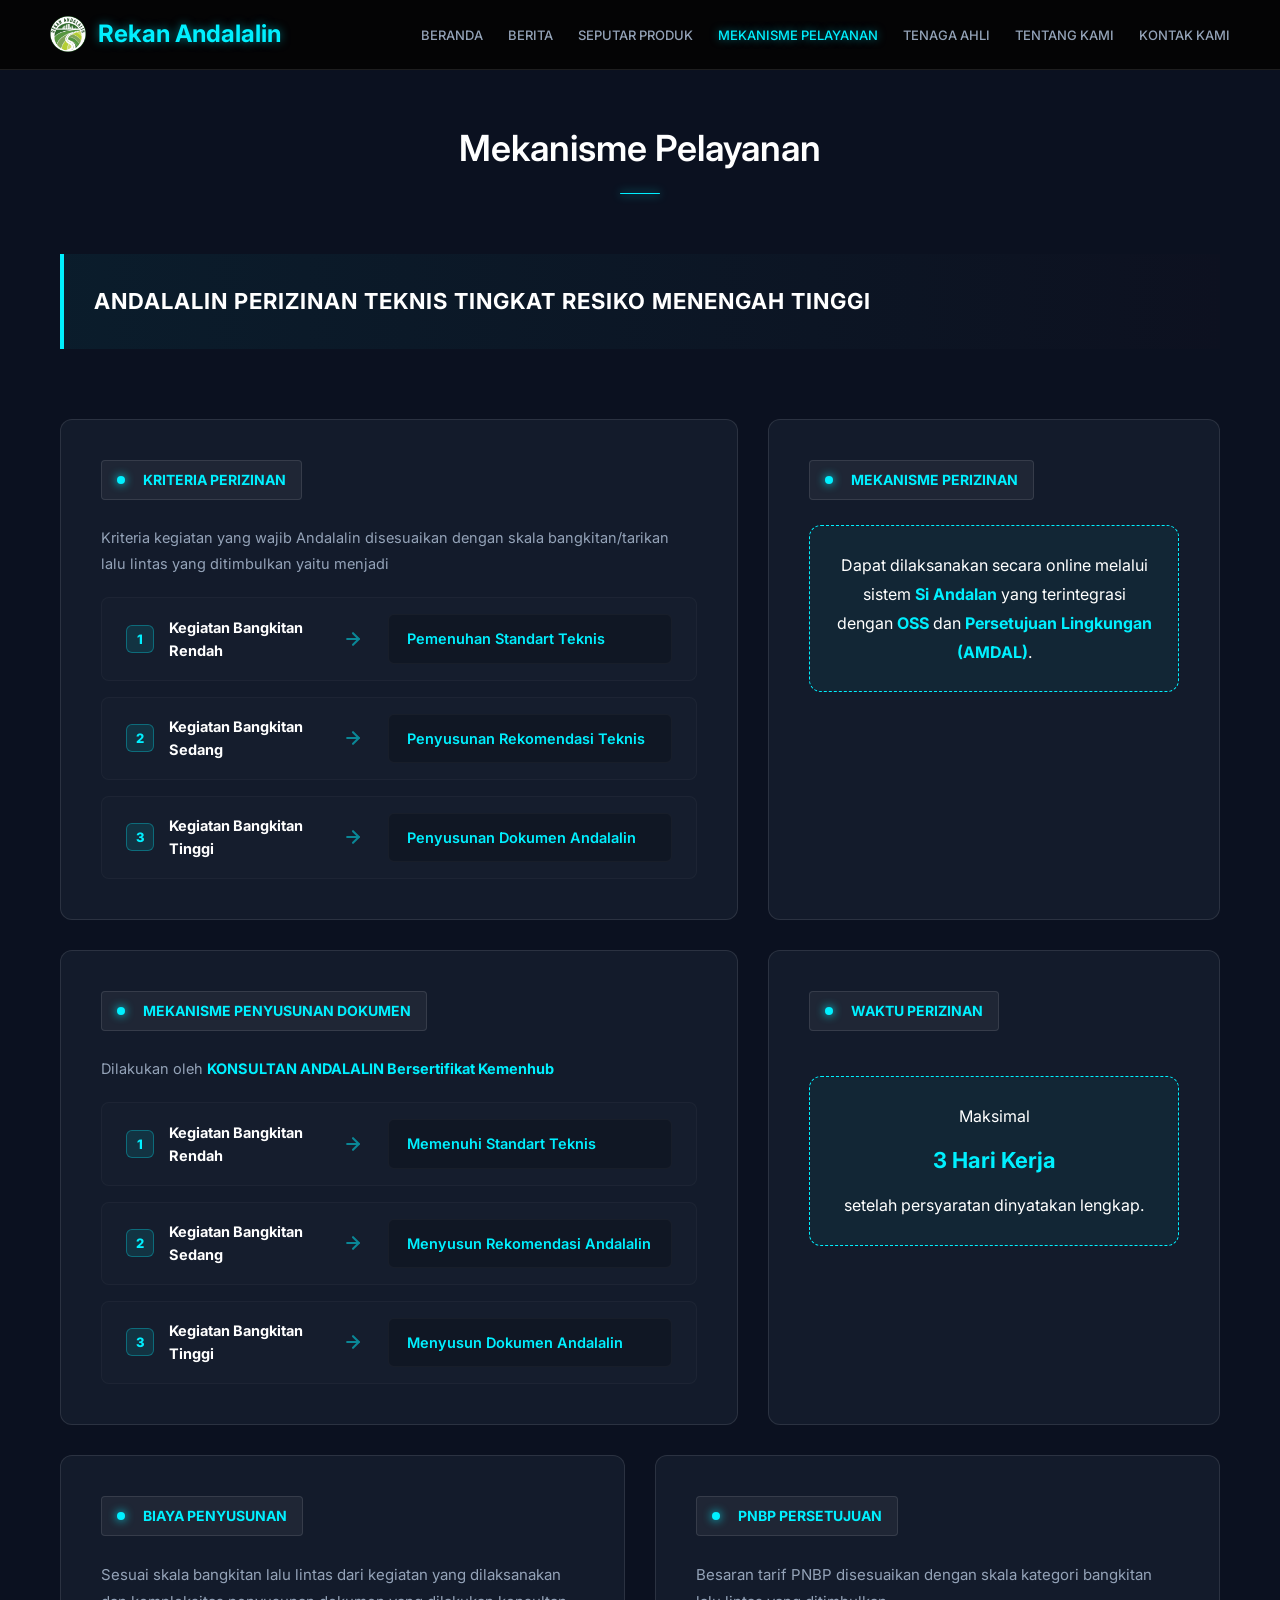
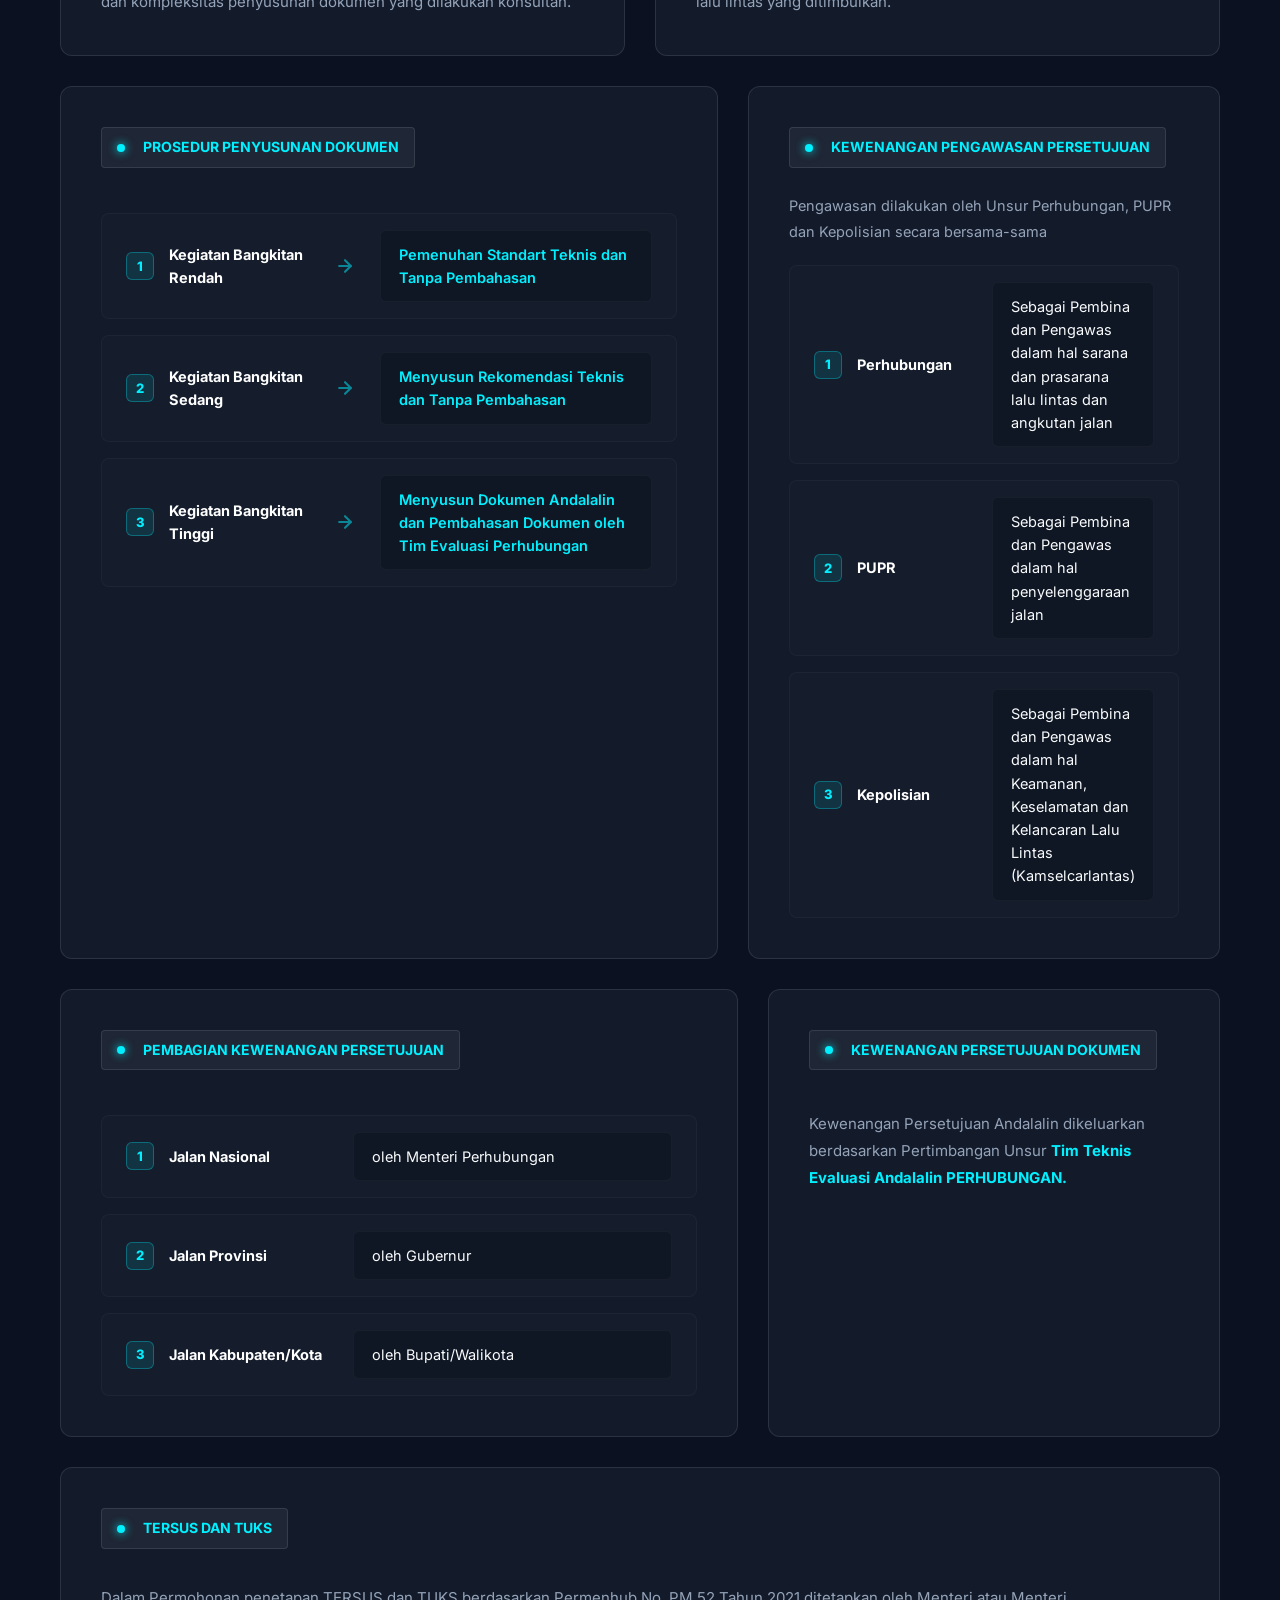
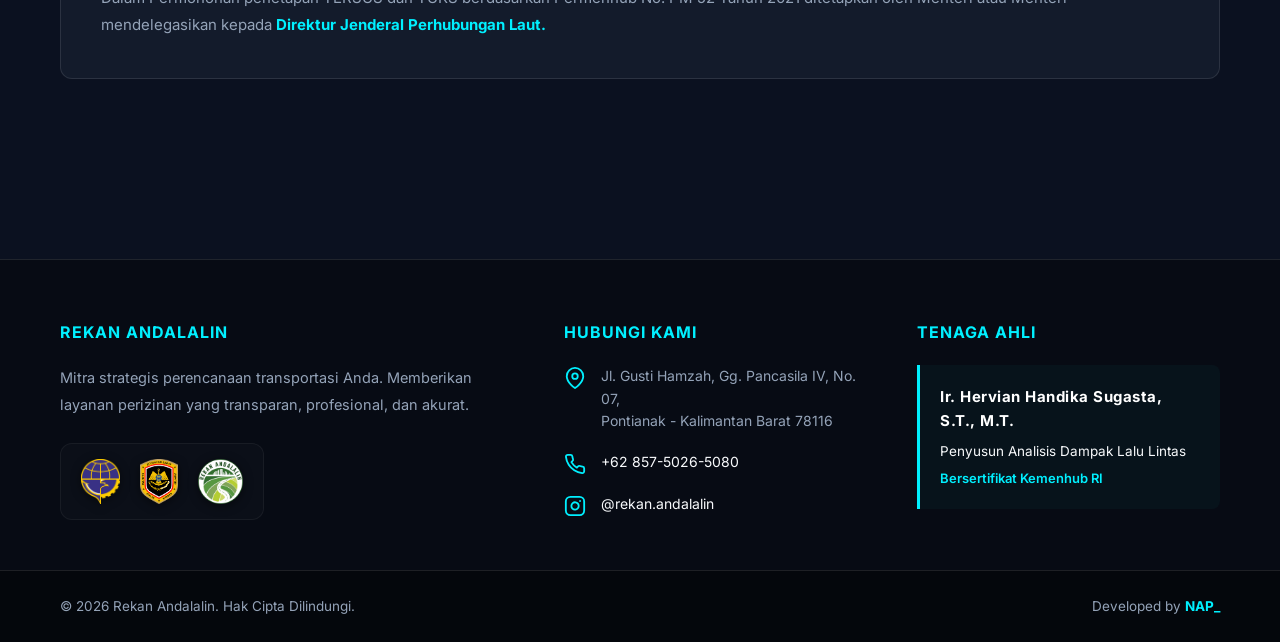
<file: mekanisme-pelayanan.html>
<!DOCTYPE html>
<html lang="id">
<head>
    <meta charset="UTF-8">
    <meta name="viewport" content="width=device-width, initial-scale=1.0">
    <title>Mekanisme Pelayanan - Rekan Andalalin</title>
    <link rel="icon" type="image/png" href="logo.png">
    <link rel="stylesheet" href="style.css">
    <link href="https://fonts.googleapis.com/css2?family=Inter:wght@300;400;500;600;700&display=swap" rel="stylesheet">
</head>
<body> 
    <nav class="navbar">
        <a href="index.html" class="logo-area" style="text-decoration: none;">
            <img src="logo.png" alt="Logo Rekan Andalalin" class="brand-logo">
            <h1 class="logo-text">Rekan Andalalin</h1>
        </a>
        
        <div class="hamburger" id="hamburger">
            <span></span>
            <span></span>
            <span></span>
        </div>

        <ul class="nav-links">
            <li><a href="/" class="nav-item">BERANDA</a></li>
            <li><a href="/berita" class="nav-item">BERITA</a></li>
            <li><a href="/seputar-produk" class="nav-item">SEPUTAR PRODUK</a></li>
            <li><a href="/mekanisme-pelayanan" class="nav-item active">MEKANISME PELAYANAN</a></li>
            <li><a href="/tenaga-ahli" class="nav-item">TENAGA AHLI</a></li>
            <li><a href="/tentang-kami" class="nav-item">TENTANG KAMI</a></li>
            <li><a href="/kontak-kami" class="nav-item">KONTAK KAMI</a></li>
        </ul>
    </nav>

    <main class="dashboard-container" style="padding-top: 120px;">
         <div style="text-align: center; margin-bottom: 60px;">
            <h2 class="section-title" style="margin-bottom: 15px;">Mekanisme Pelayanan</h2>
            <div style="width: 40px; height: 1px; background-color: var(--neon-cyan); margin: 0 auto 20px auto; border-radius: 2px; box-shadow: 0 0 10px var(--neon-cyan);"></div>
        </div>
        
        <div class="extra-services">
            
            <div class="main-header-panel">
                <div class="glitch-effect"></div>
                <h3 class="header-title-sub1">ANDALALIN PERIZINAN TEKNIS TINGKAT RESIKO MENENGAH TINGGI</h3>
            </div>

            <div class="grid-2-services">
                <div class="cyber-card-wide text-left">
                    <div class="sub2-badge">
                        <span class="pulse-dot"></span> KRITERIA PERIZINAN
                    </div>
                    <p class="intro-text" style="margin-bottom: 20px; color: var(--text-muted); font-size: 14.5px;">Kriteria kegiatan yang wajib Andalalin disesuaikan dengan skala bangkitan/tarikan lalu lintas yang ditimbulkan yaitu menjadi</p>
                    <ul class="mechanism-list">
                        <li>
                            <span>1</span> 
                            <div class="mech-title">Kegiatan Bangkitan Rendah</div> 
                            <svg class="arrow-right" width="20" height="20" viewBox="0 0 24 24" fill="none" stroke="currentColor" stroke-width="2.5" stroke-linecap="round" stroke-linejoin="round"><line x1="5" y1="12" x2="19" y2="12"></line><polyline points="12 5 19 12 12 19"></polyline></svg>
                            <div class="mech-desc"><strong>Pemenuhan Standart Teknis</strong></div>
                        </li>
                        <li>
                            <span>2</span> 
                            <div class="mech-title">Kegiatan Bangkitan Sedang</div> 
                            <svg class="arrow-right" width="20" height="20" viewBox="0 0 24 24" fill="none" stroke="currentColor" stroke-width="2.5" stroke-linecap="round" stroke-linejoin="round"><line x1="5" y1="12" x2="19" y2="12"></line><polyline points="12 5 19 12 12 19"></polyline></svg>
                            <div class="mech-desc"><strong>Penyusunan Rekomendasi Teknis</strong></div>
                        </li>
                        <li>
                            <span>3</span> 
                            <div class="mech-title">Kegiatan Bangkitan Tinggi</div> 
                            <svg class="arrow-right" width="20" height="20" viewBox="0 0 24 24" fill="none" stroke="currentColor" stroke-width="2.5" stroke-linecap="round" stroke-linejoin="round"><line x1="5" y1="12" x2="19" y2="12"></line><polyline points="12 5 19 12 12 19"></polyline></svg>
                            <div class="mech-desc"><strong>Penyusunan Dokumen Andalalin</strong></div>
                        </li>
                    </ul>
                </div>

                <div class="cyber-card-wide text-left">
                    <div class="sub2-badge">
                        <span class="pulse-dot"></span> MEKANISME PERIZINAN
                    </div>
                    <div class="feature-box">
                        <p>Dapat dilaksanakan secara online melalui sistem <strong style="color: var(--neon-cyan);">Si Andalan</strong> yang terintegrasi dengan <strong style="color: var(--neon-cyan);">OSS</strong> dan <strong style="color: var(--neon-cyan);">Persetujuan Lingkungan (AMDAL)</strong>.</p>
                    </div>
                </div>
            </div>

            <div class="grid-2-services">
                <div class="cyber-card-wide text-left">
                    <div class="sub2-badge">
                        <span class="pulse-dot"></span> MEKANISME PENYUSUNAN DOKUMEN
                    </div>
                    <p class="intro-text" style="margin-bottom: 20px; color: var(--text-muted); font-size: 14.5px;">Dilakukan oleh <strong style="color: var(--neon-cyan);">KONSULTAN ANDALALIN Bersertifikat Kemenhub</strong></p>
                    <ul class="mechanism-list">
                        <li>
                            <span>1</span> 
                            <div class="mech-title">Kegiatan Bangkitan Rendah</div> 
                            <svg class="arrow-right" width="20" height="20" viewBox="0 0 24 24" fill="none" stroke="currentColor" stroke-width="2.5" stroke-linecap="round" stroke-linejoin="round"><line x1="5" y1="12" x2="19" y2="12"></line><polyline points="12 5 19 12 12 19"></polyline></svg>
                            <div class="mech-desc"><strong>Memenuhi Standart Teknis</strong></div>
                        </li>
                        <li>
                            <span>2</span> 
                            <div class="mech-title">Kegiatan Bangkitan Sedang</div> 
                            <svg class="arrow-right" width="20" height="20" viewBox="0 0 24 24" fill="none" stroke="currentColor" stroke-width="2.5" stroke-linecap="round" stroke-linejoin="round"><line x1="5" y1="12" x2="19" y2="12"></line><polyline points="12 5 19 12 12 19"></polyline></svg>
                            <div class="mech-desc"><strong>Menyusun Rekomendasi Andalalin</strong></div>
                        </li>
                        <li>
                            <span>3</span> 
                            <div class="mech-title">Kegiatan Bangkitan Tinggi</div> 
                            <svg class="arrow-right" width="20" height="20" viewBox="0 0 24 24" fill="none" stroke="currentColor" stroke-width="2.5" stroke-linecap="round" stroke-linejoin="round"><line x1="5" y1="12" x2="19" y2="12"></line><polyline points="12 5 19 12 12 19"></polyline></svg>
                            <div class="mech-desc"><strong>Menyusun Dokumen Andalalin</strong></div>
                        </li>
                    </ul>
                </div>

                <div class="cyber-card-wide text-left">
                    <div class="sub2-badge">
                        <span class="pulse-dot"></span> WAKTU PERIZINAN
                    </div>
                    <div class="feature-box" style="margin-top: 20px;">
                        <p>Maksimal <strong style="color: var(--neon-cyan); font-size: 22px; display: block; margin: 10px 0;">3 Hari Kerja</strong> setelah persyaratan dinyatakan lengkap.</p>
                    </div>
                </div>
            </div>

            <div class="grid-half">
                <div class="cyber-card-wide text-left">
                    <div class="sub2-badge">
                        <span class="pulse-dot"></span> BIAYA PENYUSUNAN
                    </div>
                    <p style="color: var(--text-muted); line-height: 1.8; font-size: 15px;">
                        Sesuai skala bangkitan lalu lintas dari kegiatan yang dilaksanakan dan kompleksitas penyusunan dokumen yang dilakukan konsultan.
                    </p>
                </div>

                <div class="cyber-card-wide text-left">
                    <div class="sub2-badge">
                        <span class="pulse-dot"></span> PNBP PERSETUJUAN
                    </div>
                    <p style="color: var(--text-muted); line-height: 1.8; font-size: 15px;">
                        Besaran tarif PNBP disesuaikan dengan skala kategori bangkitan lalu lintas yang ditimbulkan.
                    </p>
                </div>
            </div>

            <div class="grid-2-services">
                <div class="cyber-card-wide text-left">
                    <div class="sub2-badge">
                        <span class="pulse-dot"></span> PROSEDUR PENYUSUNAN DOKUMEN
                    </div>
                    <ul class="mechanism-list">
                        <li>
                            <span>1</span> 
                            <div class="mech-title">Kegiatan Bangkitan Rendah</div> 
                            <svg class="arrow-right" width="20" height="20" viewBox="0 0 24 24" fill="none" stroke="currentColor" stroke-width="2.5" stroke-linecap="round" stroke-linejoin="round"><line x1="5" y1="12" x2="19" y2="12"></line><polyline points="12 5 19 12 12 19"></polyline></svg>
                            <div class="mech-desc"><strong>Pemenuhan Standart Teknis dan Tanpa Pembahasan</strong></div>
                        </li>
                        <li>
                            <span>2</span> 
                            <div class="mech-title">Kegiatan Bangkitan Sedang</div> 
                            <svg class="arrow-right" width="20" height="20" viewBox="0 0 24 24" fill="none" stroke="currentColor" stroke-width="2.5" stroke-linecap="round" stroke-linejoin="round"><line x1="5" y1="12" x2="19" y2="12"></line><polyline points="12 5 19 12 12 19"></polyline></svg>
                            <div class="mech-desc"><strong>Menyusun Rekomendasi Teknis dan Tanpa Pembahasan</strong></div>
                        </li>
                        <li>
                            <span>3</span> 
                            <div class="mech-title">Kegiatan Bangkitan Tinggi</div> 
                            <svg class="arrow-right" width="20" height="20" viewBox="0 0 24 24" fill="none" stroke="currentColor" stroke-width="2.5" stroke-linecap="round" stroke-linejoin="round"><line x1="5" y1="12" x2="19" y2="12"></line><polyline points="12 5 19 12 12 19"></polyline></svg>
                            <div class="mech-desc"><strong>Menyusun Dokumen Andalalin dan Pembahasan Dokumen oleh Tim Evaluasi Perhubungan</strong></div>
                        </li>
                    </ul>
                </div>

                <div class="cyber-card-wide text-left">
                    <div class="sub2-badge">
                        <span class="pulse-dot"></span> KEWENANGAN PENGAWASAN PERSETUJUAN
                    </div>
                    <p class="intro-text" style="margin-bottom: 20px; color: var(--text-muted); font-size: 14.5px;">Pengawasan dilakukan oleh Unsur Perhubungan, PUPR dan Kepolisian secara bersama-sama</p>
                    <ul class="mechanism-list">
                        <li>
                            <span>1</span> 
                            <div class="list-label">Perhubungan</div>
                            <div class="list-text">Sebagai Pembina dan Pengawas dalam hal sarana dan prasarana lalu lintas dan angkutan jalan</div>
                        </li>
                        <li>
                            <span>2</span> 
                            <div class="list-label">PUPR</div>
                            <div class="list-text">Sebagai Pembina dan Pengawas dalam hal penyelenggaraan jalan</div>
                        </li>
                        <li>
                            <span>3</span> 
                            <div class="list-label">Kepolisian</div>
                            <div class="list-text">Sebagai Pembina dan Pengawas dalam hal Keamanan, Keselamatan dan Kelancaran Lalu Lintas (Kamselcarlantas)</div>
                        </li>
                    </ul>
                </div>
            </div>

            <div class="grid-2-services">
                <div class="cyber-card-wide text-left">
                    <div class="sub2-badge">
                        <span class="pulse-dot"></span> PEMBAGIAN KEWENANGAN PERSETUJUAN
                    </div>
                    <ul class="mechanism-list">
                        <li>
                            <span>1</span> 
                            <div class="list-label">Jalan Nasional</div>
                            <div class="list-text">oleh Menteri Perhubungan</div>
                        </li>
                        <li>
                            <span>2</span> 
                            <div class="list-label">Jalan Provinsi</div>
                            <div class="list-text">oleh Gubernur</div>
                        </li>
                        <li>
                            <span>3</span> 
                            <div class="list-label">Jalan Kabupaten/Kota</div>
                            <div class="list-text">oleh Bupati/Walikota</div>
                        </li>
                    </ul>
                </div>

                <div class="cyber-card-wide text-left">
                    <div class="sub2-badge">
                        <span class="pulse-dot"></span> KEWENANGAN PERSETUJUAN DOKUMEN
                    </div>
                    <p style="color: var(--text-muted); line-height: 1.8; font-size: 15px; margin-top: 15px;">
                        Kewenangan Persetujuan Andalalin dikeluarkan berdasarkan Pertimbangan Unsur <strong style="color: var(--neon-cyan);">Tim Teknis Evaluasi Andalalin PERHUBUNGAN.</strong>
                    </p>
                </div>
            </div>

            <div class="cyber-card-wide text-left" style="margin-top: 0;">
                <div class="sub2-badge">
                    <span class="pulse-dot"></span> TERSUS DAN TUKS
                </div>
                <p style="color: var(--text-muted); line-height: 1.8; font-size: 15px; margin-top: 10px;">
                    Dalam Permohonan penetapan TERSUS dan TUKS berdasarkan Permenhub No. PM 52 Tahun 2021 ditetapkan oleh Menteri atau Menteri mendelegasikan kepada <strong style="color: var(--neon-cyan);">Direktur Jenderal Perhubungan Laut.</strong>
                </p>
            </div>
        </div>
    </main>
<footer class="site-footer-rich">
            <div class="footer-container">
                <div class="footer-grid">
                    
                    <div class="footer-col">
                        <h3 class="footer-heading">Rekan Andalalin</h3>
                        <p class="footer-text">Mitra strategis perencanaan transportasi Anda. Memberikan layanan perizinan yang transparan, profesional, dan akurat.</p>
                        <div class="footer-logos">
                            <img src="logo-kemenhub.png" alt="Kementerian Perhubungan" title="Kementerian Perhubungan">
                            <img src="logo-ditjen.png" alt="Ditjen Hubdat" title="Direktorat Jenderal Perhubungan Darat">
                            <img src="logo.png" alt="Rekan Andalalin" title="Rekan Andalalin">
                        </div>
                    </div>

                    <div class="footer-col">
                        <h3 class="footer-heading">Hubungi Kami</h3>
                        <ul class="footer-contact">
                            <li>
                                <svg viewBox="0 0 24 24" fill="none" stroke="currentColor" stroke-width="2" stroke-linecap="round" stroke-linejoin="round"><path d="M21 10c0 7-9 13-9 13s-9-6-9-13a9 9 0 0 1 18 0z"></path><circle cx="12" cy="10" r="3"></circle></svg>
                                <span>Jl. Gusti Hamzah, Gg. Pancasila IV, No. 07,<br>Pontianak - Kalimantan Barat 78116</span>
                            </li>
                            <li>
                                <svg viewBox="0 0 24 24" fill="none" stroke="currentColor" stroke-width="2" stroke-linecap="round" stroke-linejoin="round"><path d="M22 16.92v3a2 2 0 0 1-2.18 2 19.79 19.79 0 0 1-8.63-3.07 19.5 19.5 0 0 1-6-6 19.79 19.79 0 0 1-3.07-8.67A2 2 0 0 1 4.11 2h3a2 2 0 0 1 2 1.72 12.84 12.84 0 0 0 .7 2.81 2 2 0 0 1-.45 2.11L8.09 9.91a16 16 0 0 0 6 6l1.27-1.27a2 2 0 0 1 2.11-.45 12.84 12.84 0 0 0 2.81.7A2 2 0 0 1 22 16.92z"></path></svg>
                                <a href="https://wa.me/6285750265080" target="_blank">+62 857-5026-5080</a>
                            </li>
                            <li>
                                <svg viewBox="0 0 24 24" fill="none" stroke="currentColor" stroke-width="2" stroke-linecap="round" stroke-linejoin="round"><rect x="2" y="2" width="20" height="20" rx="5" ry="5"></rect><path d="M16 11.37A4 4 0 1 1 12.63 8 4 4 0 0 1 16 11.37z"></path><line x1="17.5" y1="6.5" x2="17.51" y2="6.5"></line></svg>
                                <a href="https://instagram.com/rekan.andalalin" target="_blank">@rekan.andalalin</a>
                            </li>
                        </ul>
                    </div>

                    <div class="footer-col">
                        <h3 class="footer-heading">Tenaga Ahli</h3>
                        <div class="expert-info">
                            <p class="expert-name">Ir. Hervian Handika Sugasta, S.T., M.T.</p>
                            <p class="expert-title">Penyusun Analisis Dampak Lalu Lintas</p>
                            <p class="expert-cert">Bersertifikat Kemenhub RI</p>
                        </div>
                    </div>

                </div>
            </div>
            
            <div class="footer-bottom">
                <div class="footer-bottom-content">
                    <p>&copy; 2026 Rekan Andalalin. Hak Cipta Dilindungi.</p>
                    <p>Developed by <a href="#" id="smart-email" title="Kirim Email ke NAP">NAP_</a></p>
                </div>
            </div>
        </footer>
    <script>
        const hamburger = document.getElementById("hamburger");
        const navMenu = document.querySelector(".nav-links");

        hamburger.addEventListener("click", () => {
            navMenu.classList.toggle("show");
        });

        document.querySelectorAll(".nav-links a").forEach(link => {
            link.addEventListener("click", () => {
                navMenu.classList.remove("show");
            });
        });

        const emailLink = document.getElementById("smart-email");
        const emailAddress = "nopiadintya24@gmail.com";
        const isMobile = /Android|webOS|iPhone|iPad|iPod|BlackBerry|IEMobile|Opera Mini/i.test(navigator.userAgent);

        if (isMobile) {
            emailLink.href = "mailto:" + emailAddress;
        } else {
            emailLink.href = "https://mail.google.com/mail/?view=cm&fs=1&to=" + emailAddress;
            emailLink.target = "_blank";
        }
    </script>
</body>
</html>
</file>
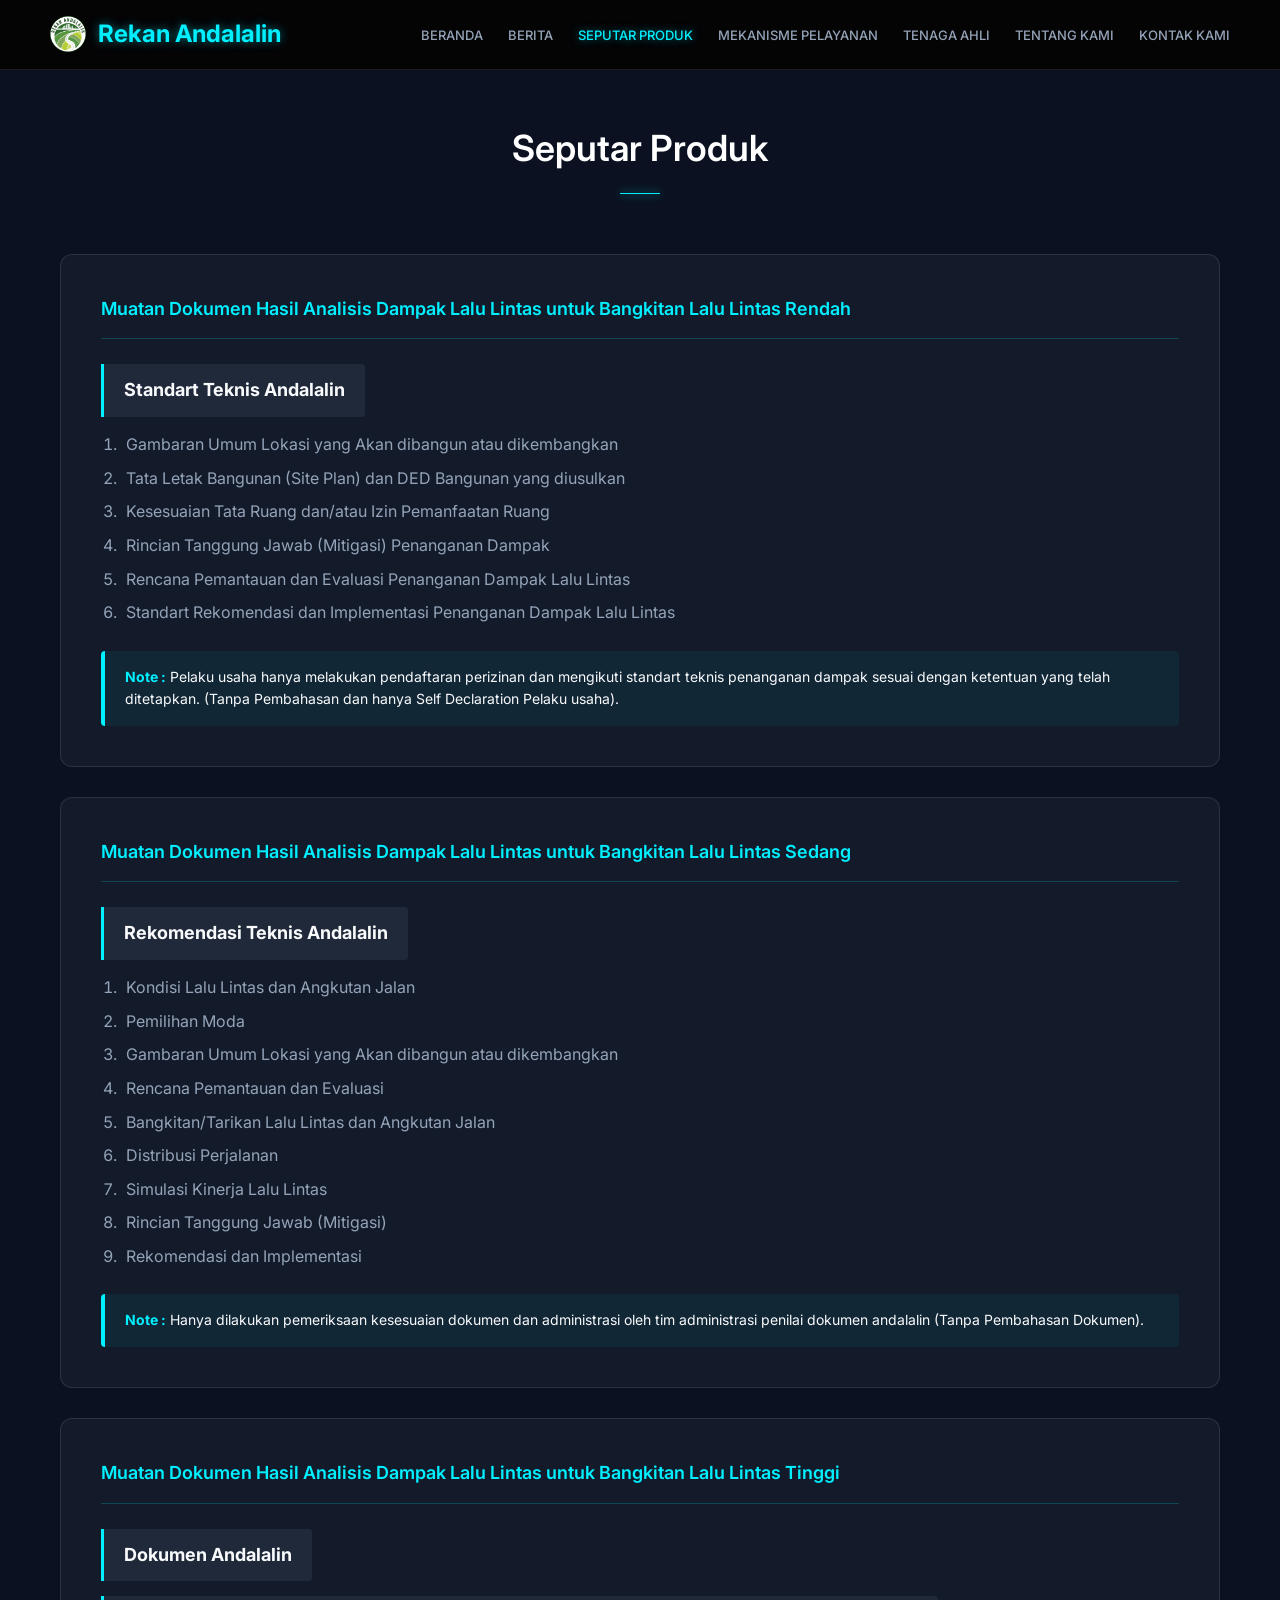
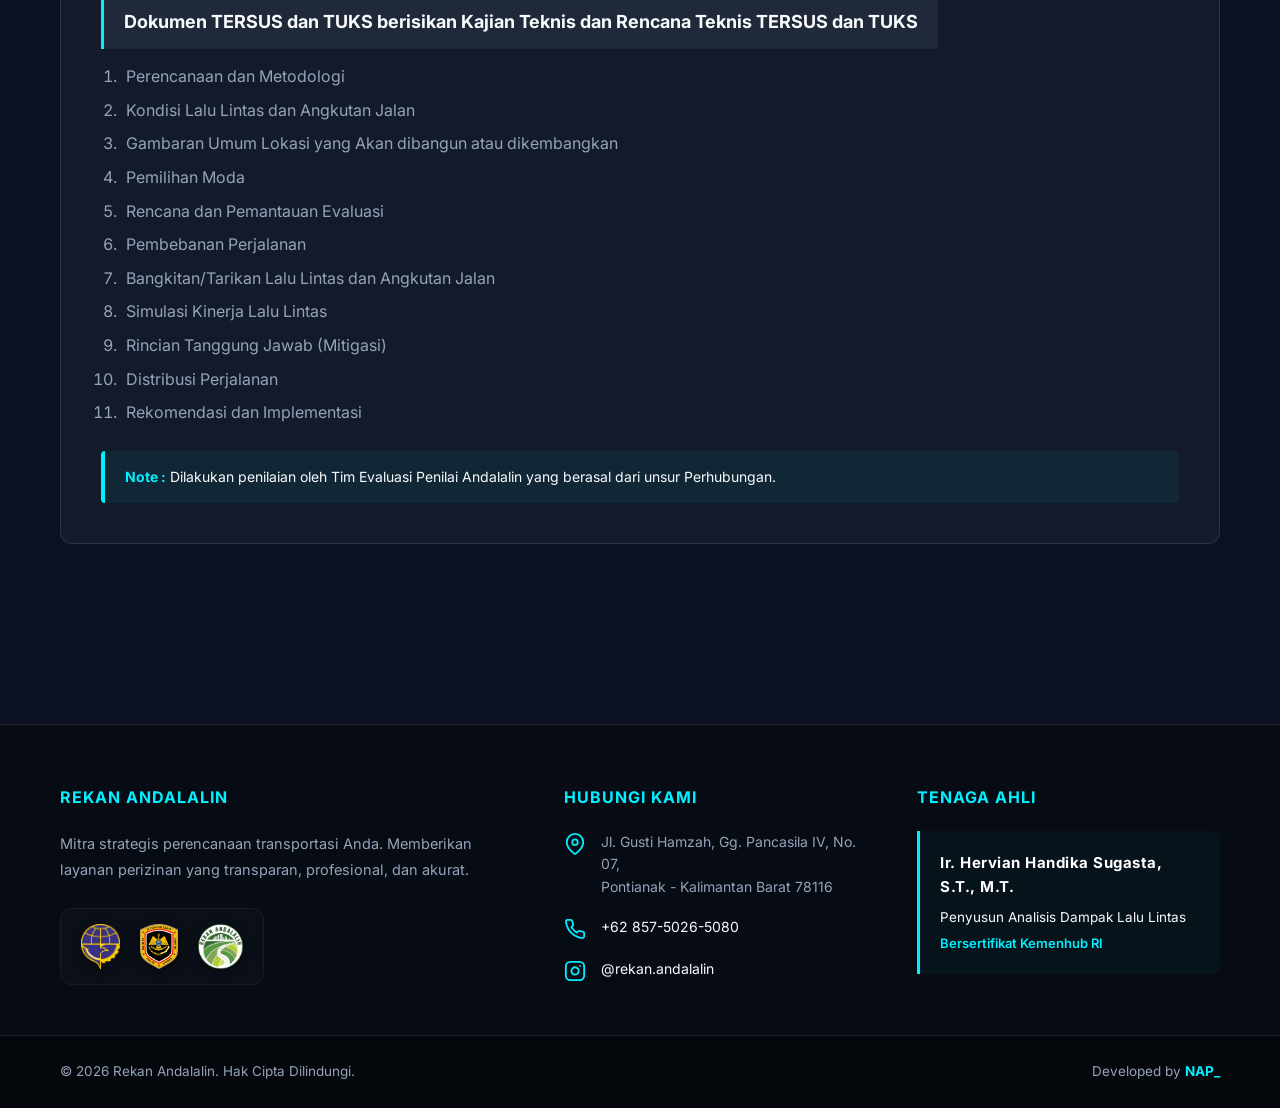
<file: seputar-produk.html>
<!DOCTYPE html>
<html lang="id">
<head>
    <meta charset="UTF-8">
    <meta name="viewport" content="width=device-width, initial-scale=1.0">
    <title>Seputar Produk - Rekan Andalalin</title>
    <link rel="icon" type="image/png" href="logo.png">
    <link rel="stylesheet" href="style.css">
    <link href="https://fonts.googleapis.com/css2?family=Inter:wght@300;400;500;600;700&display=swap" rel="stylesheet">
</head>
<body>

    <nav class="navbar">
        <a href="/" class="logo-area" style="text-decoration: none;">
            <img src="logo.png" alt="Logo Rekan Andalalin" class="brand-logo">
            <h1 class="logo-text">Rekan Andalalin</h1>
        </a>
        
        <div class="hamburger" id="hamburger">
            <span></span>
            <span></span>
            <span></span>
        </div>

        <ul class="nav-links">
            <li><a href="/" class="nav-item">BERANDA</a></li>
            <li><a href="/berita" class="nav-item">BERITA</a></li>
            <li><a href="/seputar-produk" class="nav-item active">SEPUTAR PRODUK</a></li>
            <li><a href="/mekanisme-pelayanan" class="nav-item">MEKANISME PELAYANAN</a></li>
            <li><a href="/tenaga-ahli" class="nav-item">TENAGA AHLI</a></li>
            <li><a href="/tentang-kami" class="nav-item">TENTANG KAMI</a></li>
            <li><a href="/kontak-kami" class="nav-item">KONTAK KAMI</a></li>
        </ul>
    </nav>

    <main class="dashboard-container" style="padding-top: 120px;">
         <div style="text-align: center; margin-bottom: 60px;">
            <h2 class="section-title" style="margin-bottom: 15px;">Seputar Produk</h2>
            <div style="width: 40px; height: 1px; background-color: var(--neon-cyan); margin: 0 auto 20px auto; border-radius: 2px; box-shadow: 0 0 10px var(--neon-cyan);"></div>
         </div>

        <div class="extra-services">
            
            <div class="cyber-card-wide text-left">
                <h3 class="cyan-text">Muatan Dokumen Hasil Analisis Dampak Lalu Lintas untuk Bangkitan Lalu Lintas Rendah</h3>
                <ul class="custom-list">
                    <li class="output-highlight">Standart Teknis Andalalin</li>
                </ul>
                <ol class="custom-number-list">
                    <li>Gambaran Umum Lokasi yang Akan dibangun atau dikembangkan</li>
                    <li>Tata Letak Bangunan (Site Plan) dan DED Bangunan yang diusulkan</li>
                    <li>Kesesuaian Tata Ruang dan/atau Izin Pemanfaatan Ruang</li>
                    <li>Rincian Tanggung Jawab (Mitigasi) Penanganan Dampak</li>
                    <li>Rencana Pemantauan dan Evaluasi Penanganan Dampak Lalu Lintas</li>
                    <li>Standart Rekomendasi dan Implementasi Penanganan Dampak Lalu Lintas</li>
                </ol>
                <div class="note-box">
                    <strong>Note :</strong> Pelaku usaha hanya melakukan pendaftaran perizinan dan mengikuti standart teknis penanganan dampak sesuai dengan ketentuan yang telah ditetapkan. (Tanpa Pembahasan dan hanya Self Declaration Pelaku usaha).
                </div>
            </div>

            <div class="cyber-card-wide text-left">
                <h3 class="cyan-text">Muatan Dokumen Hasil Analisis Dampak Lalu Lintas untuk Bangkitan Lalu Lintas Sedang</h3>
                <ul class="custom-list">
                    <li class="output-highlight">Rekomendasi Teknis Andalalin</li>
                </ul>
                <ol class="custom-number-list">
                    <li>Kondisi Lalu Lintas dan Angkutan Jalan</li>
                    <li>Pemilihan Moda</li>
                    <li>Gambaran Umum Lokasi yang Akan dibangun atau dikembangkan</li>
                    <li>Rencana Pemantauan dan Evaluasi</li>
                    <li>Bangkitan/Tarikan Lalu Lintas dan Angkutan Jalan</li>
                    <li>Distribusi Perjalanan</li>
                    <li>Simulasi Kinerja Lalu Lintas</li>
                    <li>Rincian Tanggung Jawab (Mitigasi)</li>
                    <li>Rekomendasi dan Implementasi</li>
                </ol>
                <div class="note-box">
                    <strong>Note :</strong> Hanya dilakukan pemeriksaan kesesuaian dokumen dan administrasi oleh tim administrasi penilai dokumen andalalin (Tanpa Pembahasan Dokumen).
                </div>
            </div>

            <div class="cyber-card-wide text-left">
                <h3 class="cyan-text">Muatan Dokumen Hasil Analisis Dampak Lalu Lintas untuk Bangkitan Lalu Lintas Tinggi</h3>
                <ul class="custom-list">
                    <li class="output-highlight">Dokumen Andalalin</li>
                    <li class="output-highlight">Dokumen TERSUS dan TUKS berisikan Kajian Teknis dan Rencana Teknis TERSUS dan TUKS</li>
                </ul>
                <ol class="custom-number-list">
                    <li>Perencanaan dan Metodologi</li>
                    <li>Kondisi Lalu Lintas dan Angkutan Jalan</li>
                    <li>Gambaran Umum Lokasi yang Akan dibangun atau dikembangkan</li>
                    <li>Pemilihan Moda</li>
                    <li>Rencana dan Pemantauan Evaluasi</li>
                    <li>Pembebanan Perjalanan</li>
                    <li>Bangkitan/Tarikan Lalu Lintas dan Angkutan Jalan</li>
                    <li>Simulasi Kinerja Lalu Lintas</li>
                    <li>Rincian Tanggung Jawab (Mitigasi)</li>
                    <li>Distribusi Perjalanan</li>
                    <li>Rekomendasi dan Implementasi</li>
                </ol>
                <div class="note-box">
                    <strong>Note :</strong> Dilakukan penilaian oleh Tim Evaluasi Penilai Andalalin yang berasal dari unsur Perhubungan.
                </div>
            </div>
        </div>
    </main>
<footer class="site-footer-rich">
            <div class="footer-container">
                <div class="footer-grid">         
                    <div class="footer-col">
                        <h3 class="footer-heading">Rekan Andalalin</h3>
                        <p class="footer-text">Mitra strategis perencanaan transportasi Anda. Memberikan layanan perizinan yang transparan, profesional, dan akurat.</p>
                        <div class="footer-logos">
                            <img src="logo-kemenhub.png" alt="Kementerian Perhubungan" title="Kementerian Perhubungan">
                            <img src="logo-ditjen.png" alt="Ditjen Hubdat" title="Direktorat Jenderal Perhubungan Darat">
                            <img src="logo.png" alt="Rekan Andalalin" title="Rekan Andalalin">
                        </div>
                    </div>

                    <div class="footer-col">
                        <h3 class="footer-heading">Hubungi Kami</h3>
                        <ul class="footer-contact">
                            <li>
                                <svg viewBox="0 0 24 24" fill="none" stroke="currentColor" stroke-width="2" stroke-linecap="round" stroke-linejoin="round"><path d="M21 10c0 7-9 13-9 13s-9-6-9-13a9 9 0 0 1 18 0z"></path><circle cx="12" cy="10" r="3"></circle></svg>
                                <span>Jl. Gusti Hamzah, Gg. Pancasila IV, No. 07,<br>Pontianak - Kalimantan Barat 78116</span>
                            </li>
                            <li>
                                <svg viewBox="0 0 24 24" fill="none" stroke="currentColor" stroke-width="2" stroke-linecap="round" stroke-linejoin="round"><path d="M22 16.92v3a2 2 0 0 1-2.18 2 19.79 19.79 0 0 1-8.63-3.07 19.5 19.5 0 0 1-6-6 19.79 19.79 0 0 1-3.07-8.67A2 2 0 0 1 4.11 2h3a2 2 0 0 1 2 1.72 12.84 12.84 0 0 0 .7 2.81 2 2 0 0 1-.45 2.11L8.09 9.91a16 16 0 0 0 6 6l1.27-1.27a2 2 0 0 1 2.11-.45 12.84 12.84 0 0 0 2.81.7A2 2 0 0 1 22 16.92z"></path></svg>
                                <a href="https://wa.me/6285750265080" target="_blank">+62 857-5026-5080</a>
                            </li>
                            <li>
                                <svg viewBox="0 0 24 24" fill="none" stroke="currentColor" stroke-width="2" stroke-linecap="round" stroke-linejoin="round"><rect x="2" y="2" width="20" height="20" rx="5" ry="5"></rect><path d="M16 11.37A4 4 0 1 1 12.63 8 4 4 0 0 1 16 11.37z"></path><line x1="17.5" y1="6.5" x2="17.51" y2="6.5"></line></svg>
                                <a href="https://instagram.com/rekan.andalalin" target="_blank">@rekan.andalalin</a>
                            </li>
                        </ul>
                    </div>

                    <div class="footer-col">
                        <h3 class="footer-heading">Tenaga Ahli</h3>
                        <div class="expert-info">
                            <p class="expert-name">Ir. Hervian Handika Sugasta, S.T., M.T.</p>
                            <p class="expert-title">Penyusun Analisis Dampak Lalu Lintas</p>
                            <p class="expert-cert">Bersertifikat Kemenhub RI</p>
                        </div>
                    </div>

                </div>
            </div>
            
            <div class="footer-bottom">
                <div class="footer-bottom-content">
                    <p>&copy; 2026 Rekan Andalalin. Hak Cipta Dilindungi.</p>
                    <p>Developed by <a href="#" id="smart-email" title="Kirim Email ke NAP">NAP_</a></p>
                </div>
            </div>
        </footer>
    <script>
        const hamburger = document.getElementById("hamburger");
        const navMenu = document.querySelector(".nav-links");

        hamburger.addEventListener("click", () => {
            navMenu.classList.toggle("show");
        });

        document.querySelectorAll(".nav-links a").forEach(link => {
            link.addEventListener("click", () => {
                navMenu.classList.remove("show");
            });
        });
        const emailLink = document.getElementById("smart-email");
        const emailAddress = "nopiadintya24@gmail.com";
        const isMobile = /Android|webOS|iPhone|iPad|iPod|BlackBerry|IEMobile|Opera Mini/i.test(navigator.userAgent);

        if (isMobile) {
            // Jika pengunjung pakai HP -> Buka Aplikasi Email
            emailLink.href = "mailto:" + emailAddress;
        } else {
            // Jika pengunjung pakai PC/Laptop -> Buka Tab Baru Web Gmail
            emailLink.href = "https://mail.google.com/mail/?view=cm&fs=1&to=" + emailAddress;
            emailLink.target = "_blank";
        }
    </script>
</body>
</html>
</file>
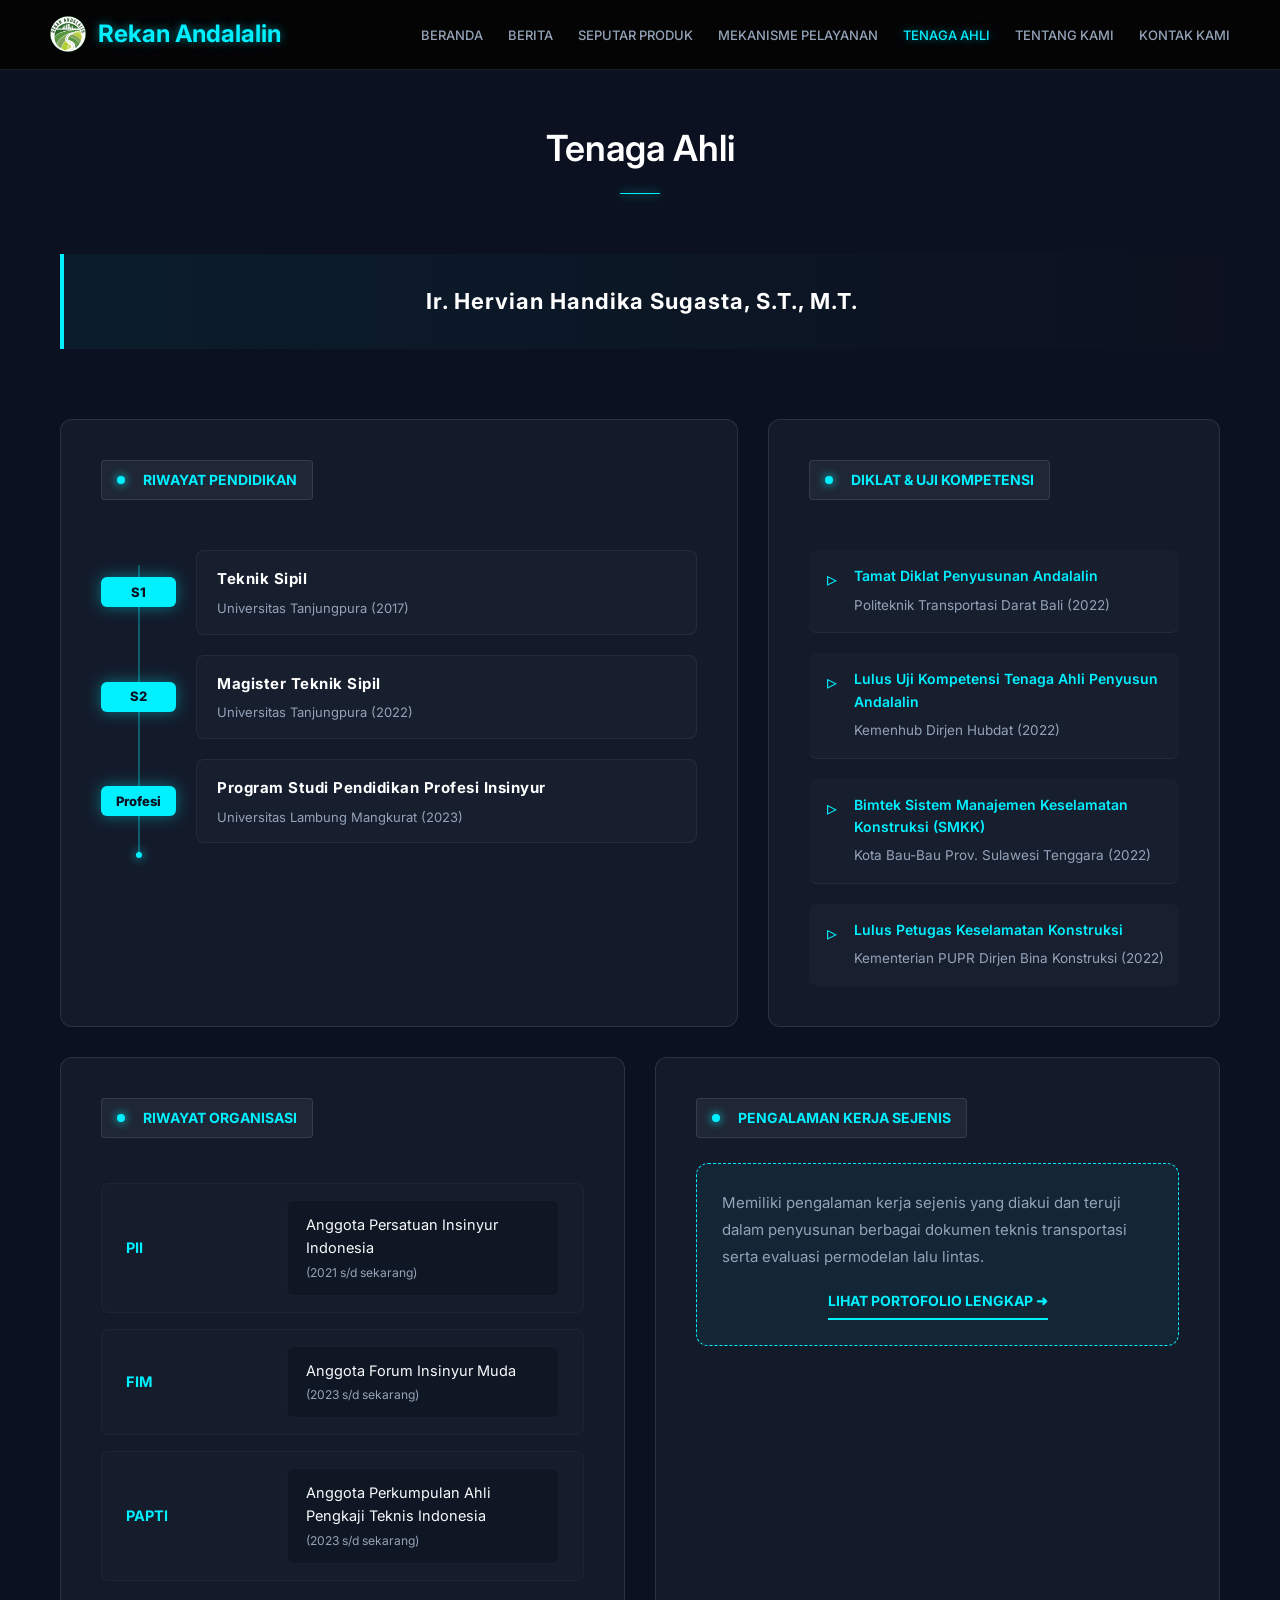
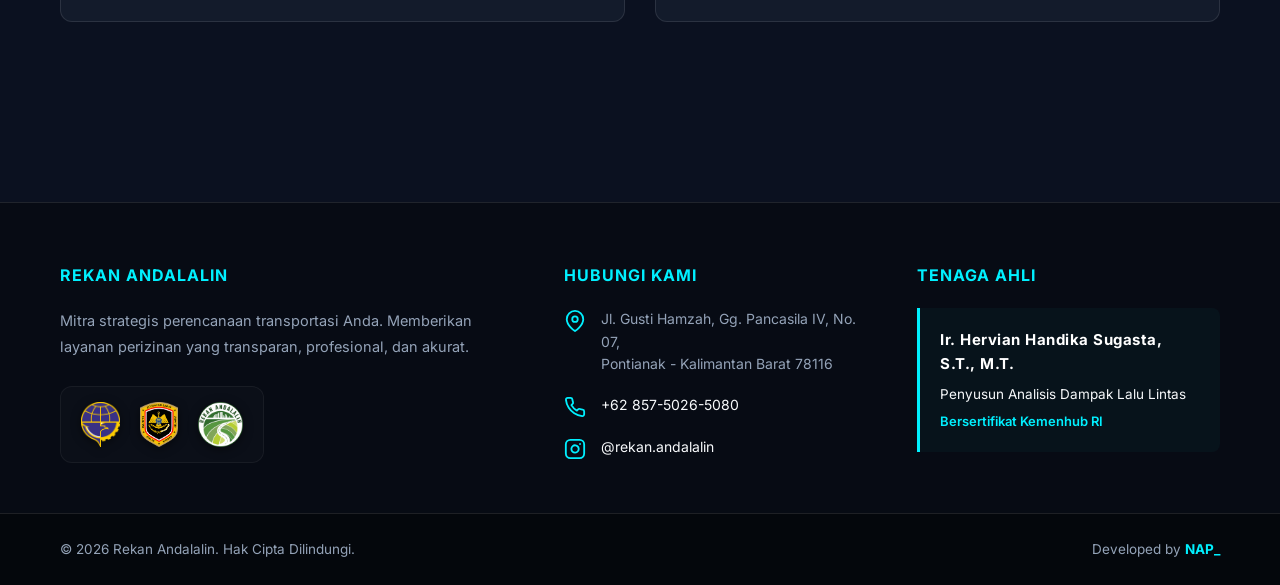
<file: tenaga-ahli.html>
<!DOCTYPE html>
<html lang="id">
<head>
    <meta charset="UTF-8">
    <meta name="viewport" content="width=device-width, initial-scale=1.0">
    <title>Tenaga Ahli - Rekan Andalalin</title>
    <link rel="icon" type="image/png" href="logo.png">
    <link rel="stylesheet" href="style.css">
    <link href="https://fonts.googleapis.com/css2?family=Inter:wght@300;400;500;600;700&display=swap" rel="stylesheet">
</head>
<body> 
    <nav class="navbar">
         <a href="/" class="logo-area" style="text-decoration: none;">
            <img src="logo.png" alt="Logo Rekan Andalalin" class="brand-logo">
            <h1 class="logo-text">Rekan Andalalin</h1>
        </a>
        
        <div class="hamburger" id="hamburger">
            <span></span>
            <span></span>
            <span></span>
        </div>

        <ul class="nav-links">
            <li><a href="/" class="nav-item">BERANDA</a></li>
            <li><a href="/berita" class="nav-item">BERITA</a></li>
            <li><a href="/seputar-produk" class="nav-item">SEPUTAR PRODUK</a></li>
            <li><a href="/mekanisme-pelayanan" class="nav-item">MEKANISME PELAYANAN</a></li>
            <li><a href="/tenaga-ahli" class="nav-item active">TENAGA AHLI</a></li>
            <li><a href="/tentang-kami" class="nav-item">TENTANG KAMI</a></li>
            <li><a href="/kontak-kami" class="nav-item">KONTAK KAMI</a></li>
        </ul>
    </nav>

    <main class="dashboard-container" style="padding-top: 120px;">
         <div style="text-align: center; margin-bottom: 60px;">
            <h2 class="section-title" style="margin-bottom: 15px;">Tenaga Ahli</h2>
            <div style="width: 40px; height: 1px; background-color: var(--neon-cyan); margin: 0 auto 20px auto; border-radius: 2px; box-shadow: 0 0 10px var(--neon-cyan);"></div>
        </div>

        <div class="extra-services">
            
            <div class="main-header-panel" style="text-align: center;">
                <div class="glitch-effect"></div>
                <h3 class="header-title-sub1" style="letter-spacing: 1px;">Ir. Hervian Handika Sugasta, S.T., M.T.</h3>
            </div>

            <div class="grid-2-services">
                
                <div class="cyber-card-wide text-left">
                    <div class="sub2-badge">
                        <span class="pulse-dot"></span> RIWAYAT PENDIDIKAN
                    </div>
                    
                    <div class="timeline-wrapper">
                        <div class="timeline-item">
                            <div class="timeline-badge">S1</div>
                            <div class="timeline-content">
                                <strong>Teknik Sipil</strong>
                                <small>Universitas Tanjungpura (2017)</small>
                            </div>
                        </div>

                        <div class="timeline-item">
                            <div class="timeline-badge">S2</div>
                            <div class="timeline-content">
                                <strong>Magister Teknik Sipil</strong>
                                <small>Universitas Tanjungpura (2022)</small>
                            </div>
                        </div>

                        <div class="timeline-item">
                            <div class="timeline-badge">Profesi</div>
                            <div class="timeline-content">
                                <strong>Program Studi Pendidikan Profesi Insinyur</strong>
                                <small>Universitas Lambung Mangkurat (2023)</small>
                            </div>
                        </div>
                    </div>
                </div>

                <div class="cyber-card-wide text-left">
                    <div class="sub2-badge">
                        <span class="pulse-dot"></span> DIKLAT & UJI KOMPETENSI
                    </div>
                    
                    <ul class="diklat-list">
                        <li>
                            <strong>Tamat Diklat Penyusunan Andalalin</strong>
                            <span>Politeknik Transportasi Darat Bali (2022)</span>
                        </li>
                        <li>
                            <strong>Lulus Uji Kompetensi Tenaga Ahli Penyusun Andalalin</strong>
                            <span>Kemenhub Dirjen Hubdat (2022)</span>
                        </li>
                        <li>
                            <strong>Bimtek Sistem Manajemen Keselamatan Konstruksi (SMKK)</strong>
                            <span>Kota Bau-Bau Prov. Sulawesi Tenggara (2022)</span>
                        </li>
                        <li>
                            <strong>Lulus Petugas Keselamatan Konstruksi</strong>
                            <span>Kementerian PUPR Dirjen Bina Konstruksi (2022)</span>
                        </li>
                    </ul>
                </div>

            </div>

            <div class="grid-half">
                
                <div class="cyber-card-wide text-left">
                    <div class="sub2-badge">
                        <span class="pulse-dot"></span> RIWAYAT ORGANISASI
                    </div>
                    <ul class="mechanism-list">
                        <li>
                            <div class="list-label" style="color: var(--neon-cyan);">PII</div>
                            <div class="list-text">Anggota Persatuan Insinyur Indonesia <br><small style="color: var(--text-muted);">(2021 s/d sekarang)</small></div>
                        </li>
                        <li>
                            <div class="list-label" style="color: var(--neon-cyan);">FIM</div>
                            <div class="list-text">Anggota Forum Insinyur Muda <br><small style="color: var(--text-muted);">(2023 s/d sekarang)</small></div>
                        </li>
                        <li>
                            <div class="list-label" style="color: var(--neon-cyan);">PAPTI</div>
                            <div class="list-text">Anggota Perkumpulan Ahli Pengkaji Teknis Indonesia <br><small style="color: var(--text-muted);">(2023 s/d sekarang)</small></div>
                        </li>
                    </ul>
                </div>

                <div class="cyber-card-wide text-left">
                    <div class="sub2-badge">
                        <span class="pulse-dot"></span> PENGALAMAN KERJA SEJENIS
                    </div>
                    <div class="feature-box">
                        <p style="text-align: left; font-size: 15px; color: var(--text-muted);">Memiliki pengalaman kerja sejenis yang diakui dan teruji dalam penyusunan berbagai dokumen teknis transportasi serta evaluasi permodelan lalu lintas.</p>
                        <a href="DRH_Hervian Handika Sugasta.pdf" target="_blank" style="display: inline-block; margin-top: 20px; color: var(--neon-cyan); text-decoration: none; font-weight: 700; font-size: 14px; padding-bottom: 5px; border-bottom: 2px solid var(--neon-cyan);">LIHAT PORTOFOLIO LENGKAP ➜</a>
                    </div>
                </div>
            </div>
        </div>
    </main>

    <footer class="site-footer-rich">
        <div class="footer-container">
            <div class="footer-grid">
                
                <div class="footer-col">
                    <h3 class="footer-heading">Rekan Andalalin</h3>
                    <p class="footer-text">Mitra strategis perencanaan transportasi Anda. Memberikan layanan perizinan yang transparan, profesional, dan akurat.</p>
                    <div class="footer-logos">
                        <img src="logo-kemenhub.png" alt="Kementerian Perhubungan" title="Kementerian Perhubungan">
                        <img src="logo-ditjen.png" alt="Ditjen Hubdat" title="Direktorat Jenderal Perhubungan Darat">
                        <img src="logo.png" alt="Rekan Andalalin" title="Rekan Andalalin">
                    </div>
                </div>

                <div class="footer-col">
                    <h3 class="footer-heading">Hubungi Kami</h3>
                    <ul class="footer-contact">
                        <li>
                            <svg viewBox="0 0 24 24" fill="none" stroke="currentColor" stroke-width="2" stroke-linecap="round" stroke-linejoin="round"><path d="M21 10c0 7-9 13-9 13s-9-6-9-13a9 9 0 0 1 18 0z"></path><circle cx="12" cy="10" r="3"></circle></svg>
                            <span>Jl. Gusti Hamzah, Gg. Pancasila IV, No. 07,<br>Pontianak - Kalimantan Barat 78116</span>
                        </li>
                        <li>
                            <svg viewBox="0 0 24 24" fill="none" stroke="currentColor" stroke-width="2" stroke-linecap="round" stroke-linejoin="round"><path d="M22 16.92v3a2 2 0 0 1-2.18 2 19.79 19.79 0 0 1-8.63-3.07 19.5 19.5 0 0 1-6-6 19.79 19.79 0 0 1-3.07-8.67A2 2 0 0 1 4.11 2h3a2 2 0 0 1 2 1.72 12.84 12.84 0 0 0 .7 2.81 2 2 0 0 1-.45 2.11L8.09 9.91a16 16 0 0 0 6 6l1.27-1.27a2 2 0 0 1 2.11-.45 12.84 12.84 0 0 0 2.81.7A2 2 0 0 1 22 16.92z"></path></svg>
                            <a href="https://wa.me/6285750265080" target="_blank">+62 857-5026-5080</a>
                        </li>
                        <li>
                            <svg viewBox="0 0 24 24" fill="none" stroke="currentColor" stroke-width="2" stroke-linecap="round" stroke-linejoin="round"><rect x="2" y="2" width="20" height="20" rx="5" ry="5"></rect><path d="M16 11.37A4 4 0 1 1 12.63 8 4 4 0 0 1 16 11.37z"></path><line x1="17.5" y1="6.5" x2="17.51" y2="6.5"></line></svg>
                            <a href="https://instagram.com/rekan.andalalin" target="_blank">@rekan.andalalin</a>
                        </li>
                    </ul>
                </div>

                <div class="footer-col">
                    <h3 class="footer-heading">Tenaga Ahli</h3>
                    <div class="expert-info">
                        <p class="expert-name">Ir. Hervian Handika Sugasta, S.T., M.T.</p>
                        <p class="expert-title">Penyusun Analisis Dampak Lalu Lintas</p>
                        <p class="expert-cert">Bersertifikat Kemenhub RI</p>
                    </div>
                </div>

            </div>
        </div>
        
        <div class="footer-bottom">
            <div class="footer-bottom-content">
                <p>&copy; 2026 Rekan Andalalin. Hak Cipta Dilindungi.</p>
                <p>Developed by <a href="#" id="smart-email" title="Kirim Email ke NAP">NAP_</a></p>
            </div>
        </div>
    </footer>

    <script>
        // 1. Script Hamburger Menu
        const hamburger = document.getElementById("hamburger");
        const navMenu = document.querySelector(".nav-links");

        hamburger.addEventListener("click", () => {
            navMenu.classList.toggle("show");
        });

        document.querySelectorAll(".nav-links a").forEach(link => {
            link.addEventListener("click", () => {
                navMenu.classList.remove("show");
            });
        });

        // 2. Script Smart Email Link
        const emailLink = document.getElementById("smart-email");
        if (emailLink) {
            const emailAddress = "nopiadintya24@gmail.com";
            const isMobile = /Android|webOS|iPhone|iPad|iPod|BlackBerry|IEMobile|Opera Mini/i.test(navigator.userAgent);

            if (isMobile) {
                emailLink.href = "mailto:" + emailAddress;
            } else {
                emailLink.href = "https://mail.google.com/mail/?view=cm&fs=1&to=" + emailAddress;
                emailLink.target = "_blank";
            }
        }
    </script>
</body>
</html>
</file>
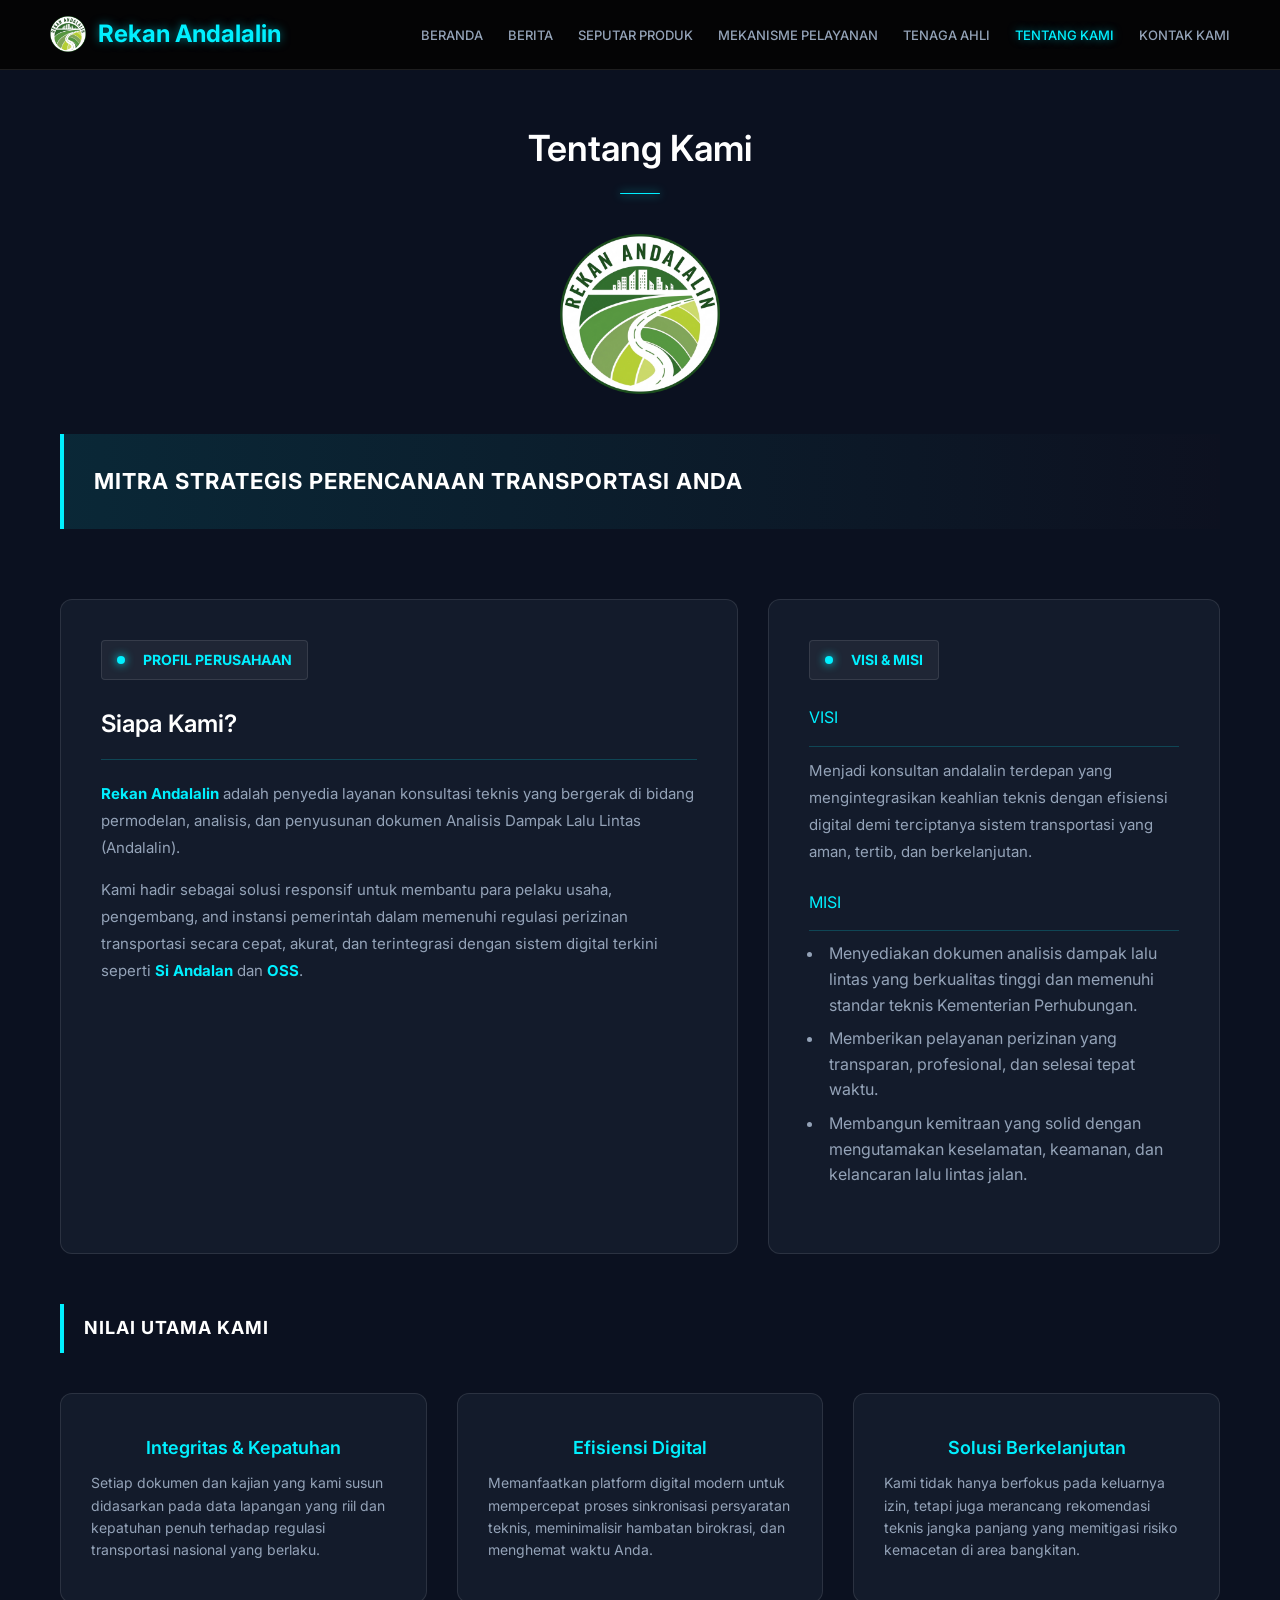
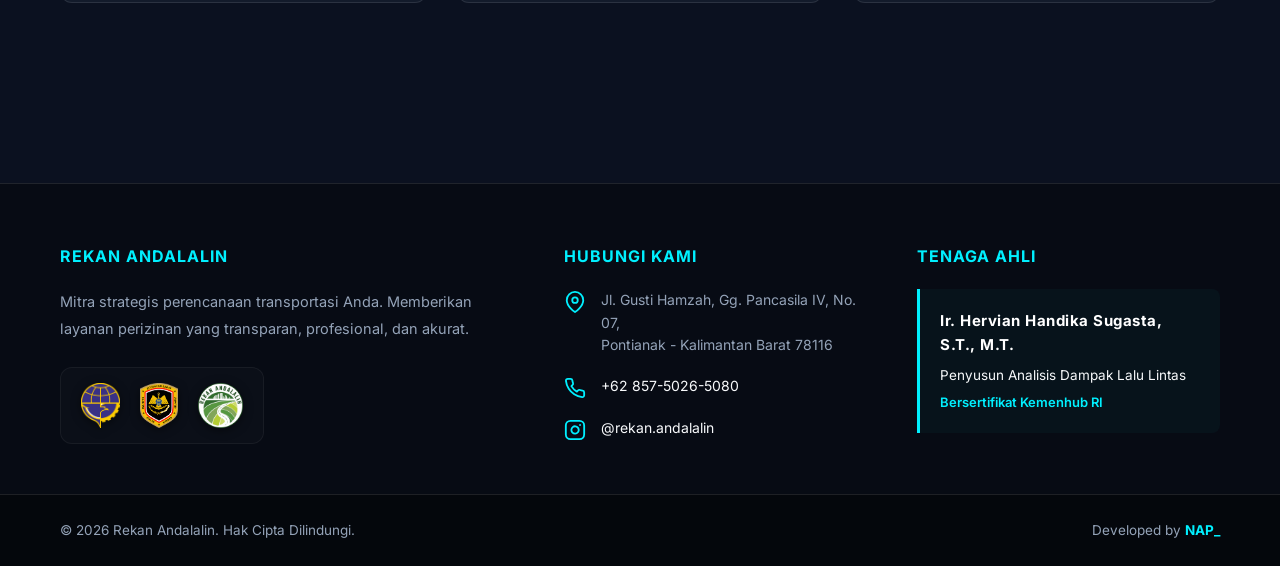
<file: tentang-kami.html>
<!DOCTYPE html>
<html lang="id">
<head>
    <meta charset="UTF-8">
    <meta name="viewport" content="width=device-width, initial-scale=1.0">
    <title>Tentang Kami - Rekan Andalalin</title>
    <link rel="icon" type="image/png" href="logo.png">
    <link rel="stylesheet" href="style.css">
    <link href="https://fonts.googleapis.com/css2?family=Inter:wght@300;400;500;600;700&display=swap" rel="stylesheet">
</head>
<body> 
    <nav class="navbar">
        <a href="/" class="logo-area" style="text-decoration: none;">
            <img src="logo.png" alt="Logo Rekan Andalalin" class="brand-logo">
            <h1 class="logo-text">Rekan Andalalin</h1>
        </a>
        
        <div class="hamburger" id="hamburger">
            <span></span>
            <span></span>
            <span></span>
        </div>

        <ul class="nav-links">
            <li><a href="/" class="nav-item">BERANDA</a></li>
            <li><a href="/berita" class="nav-item">BERITA</a></li>
            <li><a href="/seputar-produk" class="nav-item">SEPUTAR PRODUK</a></li>
            <li><a href="/mekanisme-pelayanan" class="nav-item">MEKANISME PELAYANAN</a></li>
            <li><a href="/tenaga-ahli" class="nav-item">TENAGA AHLI</a></li>
            <li><a href="/tentang-kami" class="nav-item active">TENTANG KAMI</a></li>
            <li><a href="/kontak-kami" class="nav-item">KONTAK KAMI</a></li>
        </ul>
    </nav>

    <main class="dashboard-container" style="padding-top: 120px;">
        <div style="text-align: center; margin-bottom: 40px;">
            <h2 class="section-title" style="margin-bottom: 15px;">Tentang Kami</h2>
            <div style="width: 40px; height: 1px; background-color: var(--neon-cyan); margin: 0 auto 20px auto; border-radius: 2px; box-shadow: 0 0 10px var(--neon-cyan);"></div>
        </div>

        <img src="logo.png" alt="Rekan Andalalin Logo" style="width: 160px; height: auto; display: block; margin: 0 auto 40px auto;">

        <div class="extra-services">
            
            <div class="main-header-panel" style="background: linear-gradient(90deg, rgba(0, 240, 255, 0.1) 0%, rgba(13, 17, 32, 0.9) 100%); border-left: 4px solid var(--neon-cyan);">
                <h3 class="header-title-sub1" style="color: #fff;">MITRA STRATEGIS PERENCANAAN TRANSPORTASI ANDA</h3>
            </div>

            <div class="grid-2-services">
                <div class="cyber-card-wide text-left">
                    <div class="sub2-badge" style="color: var(--neon-cyan);">
                        <span class="pulse-dot" style="background-color: var(--neon-cyan); box-shadow: 0 0 10px var(--neon-cyan);"></span> PROFIL PERUSAHAAN
                    </div>
                    <h3 style="border-bottom: 1px solid rgba(0, 240, 255, 0.2);">Siapa Kami?</h3>
                    <p style="margin-top: 15px;">
                        <strong style="color: var(--neon-cyan);">Rekan Andalalin</strong> adalah penyedia layanan konsultasi teknis yang bergerak di bidang permodelan, analisis, dan penyusunan dokumen Analisis Dampak Lalu Lintas (Andalalin). 
                    </p>
                    <p style="margin-top: 15px;">
                        Kami hadir sebagai solusi responsif untuk membantu para pelaku usaha, pengembang, and instansi pemerintah dalam memenuhi regulasi perizinan transportasi secara cepat, akurat, dan terintegrasi dengan sistem digital terkini seperti <strong style="color: var(--neon-cyan);">Si Andalan</strong> dan <strong style="color: var(--neon-cyan);">OSS</strong>.
                    </p>
                </div>

                <div class="cyber-card-wide text-left">
                    <div class="sub2-badge" style="color: var(--neon-cyan);">
                        <span class="pulse-dot" style="background-color: var(--neon-cyan); box-shadow: 0 0 10px var(--neon-cyan);"></span> VISI & MISI
                    </div>
                    
                    <div style="margin-bottom: 25px;">
                        <span class="cyan-text" style="display: block; font-size: 16px !important; margin-bottom: 10px !important;">VISI</span>
                        <p>Menjadi konsultan andalalin terdepan yang mengintegrasikan keahlian teknis dengan efisiensi digital demi terciptanya sistem transportasi yang aman, tertib, dan berkelanjutan.</p>
                    </div>

                    <div>
                        <span class="cyan-text" style="display: block; font-size: 16px !important; margin-bottom: 10px !important;">MISI</span>
                        <ul class="custom-number-list" style="margin-left: 15px;">
                            <li>Menyediakan dokumen analisis dampak lalu lintas yang berkualitas tinggi dan memenuhi standar teknis Kementerian Perhubungan.</li>
                            <li>Memberikan pelayanan perizinan yang transparan, profesional, dan selesai tepat waktu.</li>
                            <li>Membangun kemitraan yang solid dengan mengutamakan keselamatan, keamanan, dan kelancaran lalu lintas jalan.</li>
                        </ul>
                    </div>
                </div>
            </div>

            <div class="main-header-panel" style="background: transparent; border-left: 4px solid var(--neon-cyan); padding: 10px 20px; margin-top: 20px; margin-bottom: 10px;">
                <h4 style="font-size: 18px; font-weight: 700; color: #fff; letter-spacing: 1px;">NILAI UTAMA KAMI</h4>
            </div>

            <div class="grid-3">
                <div class="cyber-card text-left">
                    <h3 style="color: var(--neon-cyan); font-size: 18px; margin-bottom: 10px;">Integritas & Kepatuhan</h3>
                    <p>Setiap dokumen dan kajian yang kami susun didasarkan pada data lapangan yang riil dan kepatuhan penuh terhadap regulasi transportasi nasional yang berlaku.</p>
                </div>

                <div class="cyber-card text-left">
                    <h3 style="color: var(--neon-cyan); font-size: 18px; margin-bottom: 10px;">Efisiensi Digital</h3>
                    <p>Memanfaatkan platform digital modern untuk mempercepat proses sinkronisasi persyaratan teknis, meminimalisir hambatan birokrasi, dan menghemat waktu Anda.</p>
                </div>

                <div class="cyber-card text-left">
                    <h3 style="color: var(--neon-cyan); font-size: 18px; margin-bottom: 10px;">Solusi Berkelanjutan</h3>
                    <p>Kami tidak hanya berfokus pada keluarnya izin, tetapi juga merancang rekomendasi teknis jangka panjang yang memitigasi risiko kemacetan di area bangkitan.</p>
                </div>
            </div>
        </div>
    </main>
<footer class="site-footer-rich">
            <div class="footer-container">
                <div class="footer-grid">    
                    <div class="footer-col">
                        <h3 class="footer-heading">Rekan Andalalin</h3>
                        <p class="footer-text">Mitra strategis perencanaan transportasi Anda. Memberikan layanan perizinan yang transparan, profesional, dan akurat.</p>
                        <div class="footer-logos">
                            <img src="logo-kemenhub.png" alt="Kementerian Perhubungan" title="Kementerian Perhubungan">
                            <img src="logo-ditjen.png" alt="Ditjen Hubdat" title="Direktorat Jenderal Perhubungan Darat">
                            <img src="logo.png" alt="Rekan Andalalin" title="Rekan Andalalin">
                        </div>
                    </div>

                    <div class="footer-col">
                        <h3 class="footer-heading">Hubungi Kami</h3>
                        <ul class="footer-contact">
                            <li>
                                <svg viewBox="0 0 24 24" fill="none" stroke="currentColor" stroke-width="2" stroke-linecap="round" stroke-linejoin="round"><path d="M21 10c0 7-9 13-9 13s-9-6-9-13a9 9 0 0 1 18 0z"></path><circle cx="12" cy="10" r="3"></circle></svg>
                                <span>Jl. Gusti Hamzah, Gg. Pancasila IV, No. 07,<br>Pontianak - Kalimantan Barat 78116</span>
                            </li>
                            <li>
                                <svg viewBox="0 0 24 24" fill="none" stroke="currentColor" stroke-width="2" stroke-linecap="round" stroke-linejoin="round"><path d="M22 16.92v3a2 2 0 0 1-2.18 2 19.79 19.79 0 0 1-8.63-3.07 19.5 19.5 0 0 1-6-6 19.79 19.79 0 0 1-3.07-8.67A2 2 0 0 1 4.11 2h3a2 2 0 0 1 2 1.72 12.84 12.84 0 0 0 .7 2.81 2 2 0 0 1-.45 2.11L8.09 9.91a16 16 0 0 0 6 6l1.27-1.27a2 2 0 0 1 2.11-.45 12.84 12.84 0 0 0 2.81.7A2 2 0 0 1 22 16.92z"></path></svg>
                                <a href="https://wa.me/6285750265080" target="_blank">+62 857-5026-5080</a>
                            </li>
                            <li>
                                <svg viewBox="0 0 24 24" fill="none" stroke="currentColor" stroke-width="2" stroke-linecap="round" stroke-linejoin="round"><rect x="2" y="2" width="20" height="20" rx="5" ry="5"></rect><path d="M16 11.37A4 4 0 1 1 12.63 8 4 4 0 0 1 16 11.37z"></path><line x1="17.5" y1="6.5" x2="17.51" y2="6.5"></line></svg>
                                <a href="https://instagram.com/rekan.andalalin" target="_blank">@rekan.andalalin</a>
                            </li>
                        </ul>
                    </div>

                    <div class="footer-col">
                        <h3 class="footer-heading">Tenaga Ahli</h3>
                        <div class="expert-info">
                            <p class="expert-name">Ir. Hervian Handika Sugasta, S.T., M.T.</p>
                            <p class="expert-title">Penyusun Analisis Dampak Lalu Lintas</p>
                            <p class="expert-cert">Bersertifikat Kemenhub RI</p>
                        </div>
                    </div>

                </div>
            </div>
            
            <div class="footer-bottom">
                <div class="footer-bottom-content">
                    <p>&copy; 2026 Rekan Andalalin. Hak Cipta Dilindungi.</p>
                    <p>Developed by <a href="#" id="smart-email" title="Kirim Email ke NAP">NAP_</a></p>
                </div>
            </div>
        </footer>
    <script>
        const hamburger = document.getElementById("hamburger");
        const navMenu = document.querySelector(".nav-links");

        hamburger.addEventListener("click", () => {
            navMenu.classList.toggle("show");
        });

        document.querySelectorAll(".nav-links a").forEach(link => {
            link.addEventListener("click", () => {
                navMenu.classList.remove("show");
            });
        });

        const emailLink = document.getElementById("smart-email");
        const emailAddress = "nopiadintya24@gmail.com";
        const isMobile = /Android|webOS|iPhone|iPad|iPod|BlackBerry|IEMobile|Opera Mini/i.test(navigator.userAgent);

        if (isMobile) {
            emailLink.href = "mailto:" + emailAddress;
        } else {
            emailLink.href = "https://mail.google.com/mail/?view=cm&fs=1&to=" + emailAddress;
            emailLink.target = "_blank";
        }
    </script>
</body>
</html>
</file>
<file: style.css>
/* =========================================
   MASTER STYLE.CSS - REKAN ANDALALIN
   ========================================= */

/* --- 1. Reset & Variables --- */
:root {
    --bg-main: #0b1120;
    --bg-card: #131b2b;
    --neon-cyan: #00f0ff;
    --neon-violet: #a855f7;
    --text-light: #f8fafc;
    --text-muted: #94a3b8;
    --border-dim: rgba(255, 255, 255, 0.1);
}

.theme-violet {
    --neon-cyan: var(--neon-violet); 
}

* {
    margin: 0;
    padding: 0;
    box-sizing: border-box;
    font-family: 'Inter', sans-serif;
}

html { scroll-behavior: smooth; }
[id] { scroll-margin-top: 70px; }

body {
    background-color: var(--bg-main);
    color: var(--text-light);
    overflow-x: hidden;
    line-height: 1.6;
}

/* --- 2. Navigasi & Hamburger --- */
.navbar {
    display: flex; align-items: center; background-color: rgba(5, 5, 5, 0.95);
    backdrop-filter: blur(10px); height: 70px; position: fixed; top: 0; width: 100%;
    z-index: 1000; border-bottom: 1px solid var(--border-dim); padding: 0 50px;
}
.logo-area { display: flex; align-items: center; gap: 12px; }
.brand-logo { height: 36px; width: auto; object-fit: contain; }
.logo-text { font-size: 24px; font-weight: 700; color: var(--neon-cyan); text-shadow: 0 0 10px rgba(0, 240, 255, 0.5); }

.nav-links { display: flex; gap: 25px; list-style: none; margin-left: auto; }
.nav-links a { color: var(--text-muted); text-decoration: none; font-size: 13px; font-weight: 500; transition: all 0.3s ease; }
.nav-links a:hover, .nav-links a.active { color: var(--neon-cyan); text-shadow: 0 0 8px rgba(0, 240, 255, 0.5); }

.hamburger { display: none; flex-direction: column; gap: 5px; cursor: pointer; margin-left: auto; }
.hamburger span { width: 25px; height: 3px; background-color: var(--neon-cyan); border-radius: 2px; transition: 0.3s; }

/* --- 3. Hero Section --- */
.hero-section {
    position: relative; height: 100vh; display: flex; justify-content: center; align-items: center;
    background: linear-gradient(rgba(0, 0, 0, 0.6), rgba(0, 0, 0, 0.85)), url('https://images.unsplash.com/photo-1449824913935-59a10b8d2000?auto=format&fit=crop&w=1920&q=80') center/cover;
}
.hero-content { text-align: center; margin-top: -50px; padding: 0 20px; }
.hero-title { font-size: 64px; color: #fff; margin-bottom: 15px; font-weight: 700; letter-spacing: 1px; }
.hero-subtitle { font-size: 20px; color: var(--text-muted); font-weight: 300; }
.scroll-down { position: absolute; bottom: 50px; left: 50%; transform: translateX(-50%); width: 50px; height: 50px; border: 1px solid rgba(255, 255, 255, 0.3); border-radius: 50%; display: flex; justify-content: center; align-items: center; color: #fff; text-decoration: none; transition: 0.3s; animation: bounce 2s infinite; }
.scroll-down:hover { border-color: var(--neon-cyan); color: var(--neon-cyan); box-shadow: 0 0 15px rgba(0, 240, 255, 0.3); }
@keyframes bounce { 0%, 20%, 50%, 80%, 100% { transform: translateY(0) translateX(-50%); } 40% { transform: translateY(-15px) translateX(-50%); } 60% { transform: translateY(-7px) translateX(-50%); } }

/* --- KAPSUL LOGO SERTIFIKASI (HERO) --- */
.hero-certification { margin-bottom: 30px; padding: 0 10px; }
.cert-text { font-size: 12px; color: var(--neon-cyan); letter-spacing: 2px; font-weight: 600; margin-bottom: 15px; text-transform: uppercase; }
.glass-pill { display: inline-flex; justify-content: center; align-items: center; gap: 40px; background: rgba(0, 0, 0, 0.4); backdrop-filter: blur(8px); padding: 15px 45px; border-radius: 60px; border: 1px solid rgba(255, 255, 255, 0.1); box-shadow: 0 10px 30px rgba(0,0,0,0.5); }
.glass-logo { height: 75px; width: auto; filter: drop-shadow(0 5px 5px rgba(0,0,0,0.6)); }

/* --- 4. Layout Grid & Kartu Utama --- */
.dashboard-container { max-width: 1200px; margin: 0 auto; padding: 60px 20px 100px; }
.section-title { text-align: center; font-size: 36px; color: #fff; margin-bottom: 60px; font-weight: 600; }
.grid-3 { display: grid; grid-template-columns: repeat(3, 1fr); gap: 30px; }
.grid-2-services { display: grid; grid-template-columns: 1.5fr 1fr; gap: 30px; }
.grid-half { display: grid; grid-template-columns: 1fr 1fr; gap: 30px; }

.cyber-card { 
    background-color: var(--bg-card); 
    border: 1px solid var(--border-dim); 
    border-radius: 12px; 
    padding: 40px 30px; 
    transition: all 0.3s ease; 
    display: flex;
    flex-direction: column;
    justify-content: flex-start;
    align-items: center; 
    text-align: center;
}
.cyber-card:hover { border-color: var(--neon-cyan); box-shadow: 0 0 20px rgba(0, 240, 255, 0.1); transform: translateY(-5px); }
.cyber-card h3 { color: #fff; font-size: 20px; margin-bottom: 15px; font-weight: 600; }
.cyber-card p { color: var(--text-muted); font-size: 14px; line-height: 1.6; margin: 0; }

.cyber-card-wide { background-color: var(--bg-card); border: 1px solid var(--border-dim); border-radius: 12px; padding: 40px; transition: 0.3s; }
.cyber-card-wide:hover { border-color: var(--neon-cyan); box-shadow: 0 0 20px rgba(0, 240, 255, 0.1); transform: translateY(-5px); }
.cyber-card-wide h3 { font-size: 24px; color: #fff; font-weight: 600; margin-bottom: 20px; padding-bottom: 15px; border-bottom: 1px solid rgba(0, 240, 255, 0.2); }
.cyber-card-wide p { color: var(--text-muted); font-size: 15px; line-height: 1.8; }
.text-left { text-align: left !important; }

.extra-services { display: flex; flex-direction: column; gap: 30px; margin-top: 30px; }

/* --- IKON SHAPE DI BERANDA --- */
.icon-wrapper { height: 60px; display: flex; align-items: center; justify-content: center; margin-bottom: 20px; }
.icon-shape { opacity: 1; display: block; }
.shape-rendah { width: 40px; height: 3px; background-color: var(--neon-cyan); transform: rotate(45deg); }
.shape-sedang { width: 40px; height: 40px; border: 2px dashed var(--neon-cyan); border-radius: 8px; }
.shape-tinggi { width: 40px; height: 40px; background: repeating-linear-gradient(0deg, transparent, transparent 6px, var(--neon-cyan) 6px, var(--neon-cyan) 8px); }

/* --- 5. HALAMAN SEPUTAR PRODUK --- */
.cyan-text { color: var(--neon-cyan) !important; font-size: 18px !important; margin-bottom: 25px !important; border-bottom: 1px solid rgba(0, 240, 255, 0.2); padding-bottom: 15px; }
.custom-list { margin-left: 20px; margin-bottom: 15px; color: #fff; list-style-type: square; }
.custom-number-list { margin-left: 20px; margin-bottom: 25px; color: var(--text-muted); }
.custom-number-list li { margin-bottom: 8px; padding-left: 5px; }
.note-box { background-color: rgba(0, 240, 255, 0.05); border-left: 4px solid var(--neon-cyan); padding: 15px 20px; border-radius: 4px; color: var(--text-light); font-size: 14px; line-height: 1.6; margin-top: 20px; }
.note-box strong { color: var(--neon-cyan); }
.output-highlight { font-weight: 700; color: var(--text-light); font-size: 18px !important; list-style-type: none !important; background: rgba(148, 163, 184, 0.1); border-left: 3px solid var(--neon-cyan); padding: 12px 20px; border-radius: 0 4px 4px 0; margin-bottom: 15px; margin-left: -20px; display: block; width: fit-content; transition: 0.3s; }
.output-highlight:hover { background: rgba(148, 163, 184, 0.2); box-shadow: inset 0 0 15px rgba(0, 240, 255, 0.1); }

/* --- 6. GAYA REKOMENDASI PIPELINE TERBARU (DESKTOP) --- */
.main-header-panel { background: linear-gradient(90deg, rgba(0, 240, 255, 0.05) 0%, rgba(13, 17, 32, 0.9) 100%); border-left: 4px solid var(--neon-cyan); padding: 30px; margin-bottom: 40px; position: relative; overflow: hidden; }
.header-title-sub1 { font-size: 22px; color: #fff; letter-spacing: 1px; font-weight: 700; }
.sub2-badge { display: inline-flex; align-items: center; gap: 10px; background: rgba(255,255,255,0.05); padding: 8px 15px; border: 1px solid var(--border-dim); border-radius: 4px; font-size: 14px; font-weight: 700; color: var(--neon-cyan); margin-bottom: 25px; }

.pulse-dot { width: 8px; height: 8px; background-color: var(--neon-cyan); border-radius: 50%; box-shadow: 0 0 10px var(--neon-cyan); animation: pulse 2s infinite; flex-shrink: 0; margin-right: 8px; }
@keyframes pulse { 0% { transform: scale(1); opacity: 1; } 50% { transform: scale(1.5); opacity: 0.5; } 100% { transform: scale(1); opacity: 1; } }

.mechanism-list { list-style: none; margin-top: 20px; display: flex; flex-direction: column; gap: 16px; width: 100%; }

.mechanism-list li { 
    background: rgba(255,255,255,0.01); 
    margin-bottom: 0; 
    padding: 16px 24px; 
    border-radius: 8px; 
    display: flex; 
    align-items: center; 
    justify-content: flex-start;
    gap: 15px; 
    font-size: 14.5px; 
    border: 1px solid rgba(255,255,255,0.03); 
    transition: all 0.3s ease; 
    flex-wrap: nowrap; 
    width: 100%;
    max-width: 100%;
    box-sizing: border-box;
}
.mechanism-list li:hover { 
    border-color: rgba(0, 240, 255, 0.2); 
    border-left: 3px solid var(--neon-cyan); 
    background: rgba(0, 240, 255, 0.02); 
    box-shadow: 0 5px 15px rgba(0,0,0,0.3);
    transform: translateX(4px);
}

.mechanism-list span { 
    background: rgba(0, 240, 255, 0.1); 
    color: var(--neon-cyan); 
    border: 1px solid rgba(0, 240, 255, 0.3);
    display: flex; 
    align-items: center; 
    justify-content: center; 
    border-radius: 6px; 
    font-weight: 800; 
    font-size: 13px; 
    flex: 0 0 28px !important; 
    width: 28px !important;
    min-width: 28px !important;
    max-width: 28px !important;
    height: 28px !important; 
    margin: 0; 
    flex-shrink: 0 !important; 
}

.mech-title, .list-label { 
    flex: 1 1 35%; 
    min-width: 120px; 
    max-width: 220px; 
    font-weight: 700; 
    color: #fff; 
    text-align: left;
}

.arrow-right { color: var(--neon-cyan); margin: 0 10px; align-self: center; flex-shrink: 0; opacity: 0.5; }

.mech-desc, .list-text { 
    flex: 1 1 65%; 
    min-width: 0; 
    background: rgba(0, 0, 0, 0.2);
    border: 1px solid rgba(255,255,255,0.03);
    padding: 12px 18px;
    border-radius: 6px;
    color: var(--text-light);
    line-height: 1.6; 
    text-align: left;
    display: block; 
    word-wrap: break-word; 
}
.mech-desc strong, .list-text strong { color: var(--neon-cyan); font-weight: 600; }

.feature-box { background: rgba(0, 240, 255, 0.05); border: 1px dashed var(--neon-cyan); padding: 25px; border-radius: 12px; text-align: center; }
.feature-box p { font-size: 16px; color: #fff; }
.feature-box strong { color: var(--neon-cyan); }

/* --- TIMELINE STYLE UNTUK RIWAYAT PENDIDIKAN --- */
.timeline-wrapper { position: relative; margin-top: 25px; padding-bottom: 10px; }
.timeline-wrapper::before { content: ''; position: absolute; left: 37px; top: 15px; bottom: 0; width: 2px; background: rgba(0, 240, 255, 0.3); z-index: 0; }
.timeline-wrapper::after { content: ''; position: absolute; left: 35px; bottom: -5px; width: 6px; height: 6px; background: var(--neon-cyan); border-radius: 50%; box-shadow: 0 0 10px var(--neon-cyan); z-index: 0; }
.timeline-item { display: flex; align-items: center; gap: 20px; margin-bottom: 20px; position: relative; z-index: 1; }
.timeline-item:last-child { margin-bottom: 0; }
.timeline-badge { flex: 0 0 75px; width: 75px; height: 30px; background: var(--neon-cyan); color: #0b1120; display: flex; align-items: center; justify-content: center; border-radius: 6px; font-size: 13px; font-weight: 800; box-shadow: 0 0 15px rgba(0, 240, 255, 0.4); }
.timeline-content { background: rgba(255,255,255,0.02); border: 1px solid rgba(255,255,255,0.05); padding: 15px 20px; border-radius: 8px; flex: 1; transition: 0.3s; }
.timeline-content:hover { border-color: rgba(0, 240, 255, 0.5); background: rgba(0, 240, 255, 0.05); transform: translateX(5px); }
.timeline-content strong { color: #fff; font-size: 15px; letter-spacing: 0.5px; }
.timeline-content small { color: var(--text-muted); font-size: 13px; display: block; margin-top: 6px; }

/* --- GAYA BARU UNTUK LIST DIKLAT --- */
.diklat-list { list-style: none; margin-top: 25px; padding: 0; }
.diklat-list li { position: relative; padding-left: 45px; padding-right: 15px; margin-bottom: 20px; background: rgba(255,255,255,0.02); padding-top: 15px; padding-bottom: 15px; border-bottom: 1px solid rgba(255,255,255,0.05); border-radius: 8px; }
.diklat-list li:last-child { border-bottom: none; margin-bottom: 0; }
.diklat-list li::before { content: '▹'; position: absolute; left: 18px; top: 13px; color: var(--neon-cyan); font-size: 20px; }
.diklat-list strong { color: var(--neon-cyan); font-weight: 600; font-size: 14px; display: block; margin-bottom: 4px; }
.diklat-list span { color: var(--text-muted); font-size: 13.5px; }

/* --- GAYA KHUSUS HALAMAN KONTAK --- */
.contact-item { display: flex; align-items: flex-start; gap: 20px; padding: 25px; background: rgba(255,255,255,0.02); border: 1px solid rgba(255,255,255,0.05); border-radius: 12px; margin-bottom: 20px; }
.contact-item:last-child { margin-bottom: 0; }
.contact-icon { flex: 0 0 28px; color: var(--neon-cyan); margin-top: 2px; }
.contact-icon svg { width: 28px; height: 28px; }
.contact-details { flex: 1; text-align: left; }
.contact-details h4 { color: var(--neon-cyan); font-size: 14px; letter-spacing: 1px; margin-bottom: 10px; text-transform: uppercase; }
.contact-details p { color: var(--text-light); font-size: 15px; line-height: 1.6; margin: 0; }

/* --- 8. CAROUSEL BERITA --- */
.carousel-container { position: relative; width: 100%; margin: 0 auto 40px auto; border-radius: 16px; overflow: hidden; border: 1px solid var(--border-dim); box-shadow: 0 15px 35px rgba(0, 0, 0, 0.6), 0 0 15px rgba(0, 240, 255, 0.05); background-color: var(--bg-card); }
.carousel-wrapper { position: relative; height: 450px; width: 100%; }
.carousel-item { position: absolute; top: 0; left: 0; width: 100%; height: 100%; opacity: 0; transition: opacity 1s ease-in-out; display: flex; justify-content: center; align-items: center; }
.carousel-item.active { opacity: 1; position: relative; }
.carousel-item img { width: 100%; height: 100%; object-fit: cover; }
.carousel-indicators { position: absolute; bottom: 20px; left: 50%; transform: translateX(-50%); display: flex; gap: 12px; z-index: 10; }
.indicator { width: 12px; height: 12px; border-radius: 50%; background: rgba(255, 255, 255, 0.3); cursor: pointer; transition: 0.3s; border: 1px solid rgba(0, 0, 0, 0.2); }
.indicator.active { background: var(--neon-cyan); box-shadow: 0 0 10px var(--neon-cyan); width: 28px; border-radius: 6px; }

/* --- 9. GAYA FOOTER PREMIUM MULTI-KOLOM --- */
.site-footer-rich {
    background-color: #070b14; 
    border-top: 1px solid var(--border-dim);
    margin-top: 80px;
    padding-top: 60px;
    color: var(--text-muted);
    font-size: 14px;
    width: 100%; /* Memaksa menyentuh ujung layar */
    box-sizing: border-box; 
}
.footer-container {
    max-width: 1200px;
    margin: 0 auto;
    padding: 0 20px;
}
.footer-grid {
    display: grid;
    grid-template-columns: 1.5fr 1fr 1fr;
    gap: 50px;
    margin-bottom: 50px;
}
.footer-heading {
    color: var(--neon-cyan);
    font-size: 16px;
    font-weight: 700;
    margin-bottom: 20px;
    text-transform: uppercase;
    letter-spacing: 1px;
}
.footer-text {
    line-height: 1.8;
    margin-bottom: 25px;
    font-size: 14.5px;
}

/* Kolom Logo */
.footer-logos {
    display: flex;
    align-items: center;
    gap: 20px;
    background: rgba(255,255,255,0.02);
    padding: 15px 20px;
    border-radius: 12px;
    border: 1px solid rgba(255,255,255,0.05);
    width: fit-content;
}
.footer-logos img {
    height: 45px;
    width: auto;
    filter: drop-shadow(0 2px 5px rgba(0,0,0,0.5));
    transition: 0.3s;
}
.footer-logos img:hover {
    transform: scale(1.1);
    filter: drop-shadow(0 0 8px rgba(0, 240, 255, 0.4));
}

/* Kolom Kontak */
.footer-contact {
    list-style: none;
    display: flex;
    flex-direction: column;
    gap: 18px;
}
.footer-contact li {
    display: flex;
    align-items: flex-start;
    gap: 15px;
    line-height: 1.6;
}
.footer-contact svg {
    width: 22px;
    height: 22px;
    color: var(--neon-cyan);
    flex-shrink: 0;
    margin-top: 2px;
}
.footer-contact a {
    color: var(--text-light);
    text-decoration: none;
    transition: 0.3s;
}
.footer-contact a:hover {
    color: var(--neon-cyan);
}

/* Kolom Tenaga Ahli */
.expert-info {
    background: rgba(0, 240, 255, 0.03);
    border-left: 3px solid var(--neon-cyan);
    padding: 20px;
    border-radius: 0 8px 8px 0;
}
.expert-name {
    color: #fff;
    font-weight: 700;
    font-size: 15px;
    margin-bottom: 8px;
    letter-spacing: 0.5px;
}
.expert-title {
    color: var(--text-light);
    font-size: 13.5px;
    margin-bottom: 5px;
}
.expert-cert {
    color: var(--neon-cyan);
    font-size: 13px;
    font-weight: 600;
}

/* Bilah Bawah Copyright */
.footer-bottom {
    border-top: 1px solid var(--border-dim);
    padding: 25px 0;
    background: #04070c;
}
.footer-bottom-content {
    max-width: 1200px;
    margin: 0 auto;
    padding: 0 20px;
    display: flex;
    justify-content: space-between;
    align-items: center;
    font-size: 13.5px;
}
.footer-bottom-content a {
    color: var(--neon-cyan);
    text-decoration: none;
    font-weight: 700;
}
.footer-bottom-content a:hover {
    text-shadow: 0 0 10px var(--neon-cyan);
}


/* --- 10. RESPONSIVE MOBILE SETTINGS --- */
@media (max-width: 900px) {
    .navbar { padding: 0 20px; justify-content: space-between; }
    .nav-links { position: absolute; top: 70px; left: -100%; width: 100%; background-color: rgba(5, 5, 5, 0.98); flex-direction: column; align-items: center; gap: 0; transition: top 0.3s ease; border-bottom: 1px solid var(--border-dim); }
    .nav-links.show { left: 0; }
    .nav-links a { display: block; padding: 20px; width: 100%; text-align: center; border-bottom: 1px solid rgba(255,255,255,0.05); }
    .hamburger { display: flex; }
    
    .grid-2-services, .grid-3, .grid-half { grid-template-columns: 1fr; }
    .header-title-sub1 { font-size: 16px; }
    .hero-title { font-size: 36px; }
    .dashboard-container { padding: 40px 20px; }
    .cyber-card, .cyber-card-wide { padding: 25px 20px; }

    .glass-pill { gap: 15px; padding: 12px 25px; border-radius: 40px; }
    .glass-logo { height: 45px; }
    .cert-text { font-size: 10px; letter-spacing: 1px; }

    .mechanism-list li { 
        flex-direction: row !important; 
        flex-wrap: wrap !important; 
        align-items: center !important; 
        gap: 0 !important; 
        padding: 18px !important;
        max-width: 100% !important;
    }
    
    .mechanism-list span {
        flex: 0 0 28px !important;
        width: 28px !important;
        min-width: 28px !important; 
        height: 28px !important;
        margin-right: 12px !important;
        margin-bottom: 12px !important;
        flex-shrink: 0 !important;
    }

    .mech-title, .list-label { 
        flex: 1 !important; 
        width: calc(100% - 40px) !important;
        max-width: 100% !important;
        margin-bottom: 12px !important;
        font-size: 14.5px !important;
    }

    .arrow-right { display: none !important; }

    .mech-desc, .list-text { 
        flex: 0 0 100% !important; 
        width: 100% !important; 
        max-width: 100% !important;
        margin-left: 0 !important; 
        background: rgba(255,255,255,0.02) !important;
        border: none !important;
        border-left: 2px solid var(--neon-cyan) !important;
        border-radius: 4px !important;
        padding: 12px 16px !important;
        font-size: 13.5px !important;
        min-width: 0 !important;
        min-height: auto !important; 
        display: block !important;
    }

    .carousel-wrapper { height: 250px; }
    .carousel-indicators { bottom: 12px; }
    .indicator { width: 8px; height: 8px; }
    .indicator.active { width: 20px; }

    /* Responsif Footer */
    .footer-grid {
        grid-template-columns: 1fr; /* Susun ke bawah di HP */
        gap: 40px;
    }
    .footer-bottom-content {
        flex-direction: column;
        text-align: center;
        gap: 15px;
    }
}
</file>
